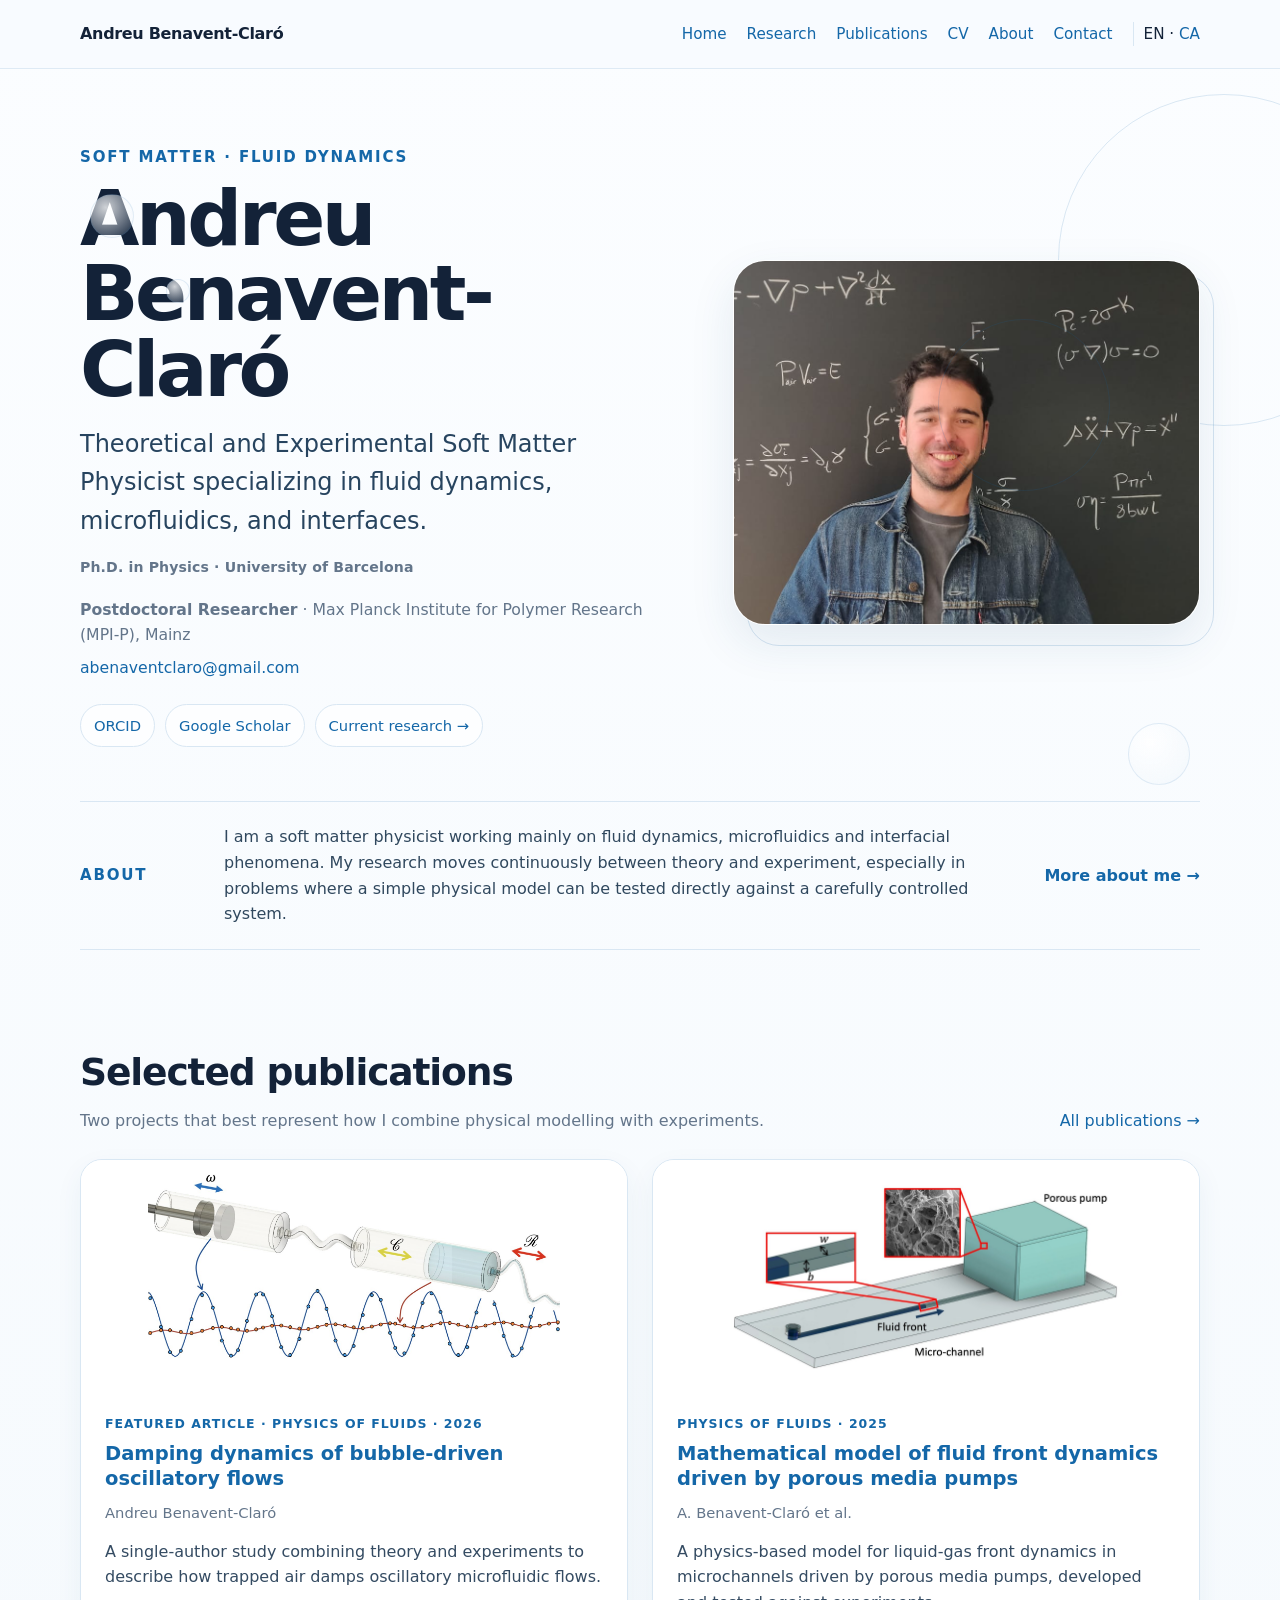
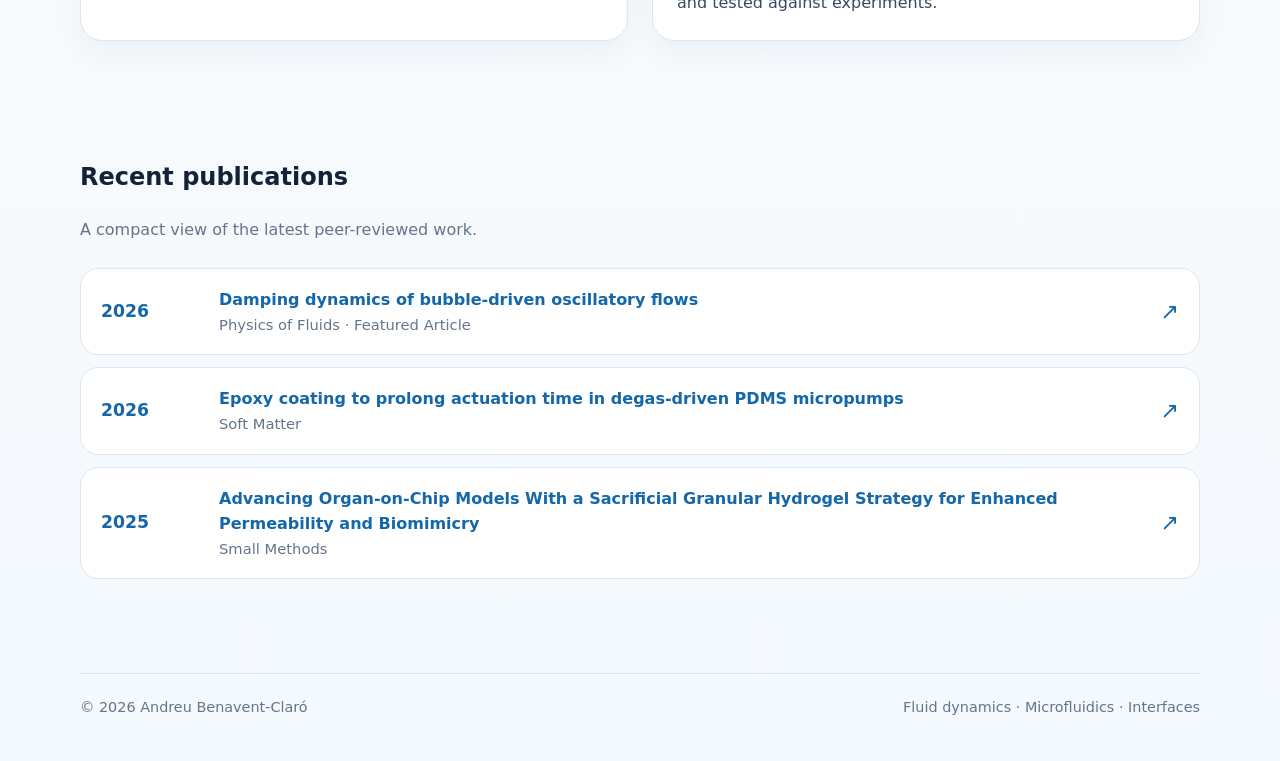
<file: index.html>
<!doctype html><html lang="en"><head><meta charset="utf-8"><meta name="viewport" content="width=device-width,initial-scale=1"><title>Andreu Benavent-Claró | Soft Matter Physicist</title><meta name="description" content="Academic website of Andreu Benavent-Claró, theoretical and experimental soft matter physicist specializing in fluid dynamics, microfluidics, and interfaces."><link rel="stylesheet" href="assets/styles.css"></head><body>
<header class="site-header"><div class="container nav"><a class="brand" href="index.html">Andreu Benavent-Claró</a><nav class="nav-links"><a href="index.html">Home</a><a href="research.html">Research</a><a href="publications.html">Publications</a><a href="cv.html">CV</a><a href="about.html">About</a><a href="contact.html">Contact</a><span class="lang">EN · <a href="ca/index.html">CA</a></span></nav></div></header>
<main><section class="hero"><span class="bubble b1"></span><span class="bubble b2"></span><span class="bubble b3"></span><div class="container hero-grid"><div><div class="eyebrow">Soft matter · Fluid dynamics</div><h1>Andreu<br>Benavent-Claró</h1><p class="subtitle">Theoretical and Experimental Soft Matter Physicist specializing in fluid dynamics, microfluidics, and interfaces.</p><div class="credential">Ph.D. in Physics · University of Barcelona</div><div class="meta"><div><strong>Postdoctoral Researcher</strong> · Max Planck Institute for Polymer Research (MPI-P), Mainz</div><div><a href="mailto:abenaventclaro@gmail.com">abenaventclaro@gmail.com</a></div></div><div class="quick-links"><a class="pill" href="https://orcid.org/0000-0001-7423-3358">ORCID</a><a class="pill" href="https://scholar.google.com/citations?hl=ca&user=sJVIBqoAAAAJ">Google Scholar</a><a class="pill" href="research.html">Current research →</a></div></div><div class="portrait-wrap"><img class="portrait" src="assets/andreu.jpg" alt="Andreu Benavent-Claró in front of a blackboard"></div></div></section>
<section class="home-about"><div class="container about-brief"><div class="eyebrow">About</div><p>I am a soft matter physicist working mainly on fluid dynamics, microfluidics and interfacial phenomena. My research moves continuously between theory and experiment, especially in problems where a simple physical model can be tested directly against a carefully controlled system.</p><a href="about.html">More about me →</a></div></section>
<section class="section"><div class="container"><div class="section-head"><div><h2>Selected publications</h2><p class="section-intro">Two projects that best represent how I combine physical modelling with experiments.</p></div><a href="publications.html">All publications →</a></div><div class="feature-grid">
<article class="card"><div class="paper-visual"><img class="paper-image" src="assets/publications/damping-oscillatory.jpg" alt="Schematic of bubble-driven oscillatory flow and measured damping"></div><div class="card-body"><div class="paper-tag">Featured article · Physics of Fluids · 2026</div><h3 class="paper-title"><a href="https://doi.org/10.1063/5.0326405">Damping dynamics of bubble-driven oscillatory flows</a></h3><div class="paper-meta">Andreu Benavent-Claró</div><p class="paper-desc">A single-author study combining theory and experiments to describe how trapped air damps oscillatory microfluidic flows.</p></div></article>
<article class="card"><div class="paper-visual"><img class="paper-image" src="assets/publications/porous-media-pumps.jpg" alt="Microfluidic channel driven by a porous media pump"></div><div class="card-body"><div class="paper-tag">Physics of Fluids · 2025</div><h3 class="paper-title"><a href="https://doi.org/10.1063/5.0252721">Mathematical model of fluid front dynamics driven by porous media pumps</a></h3><div class="paper-meta">A. Benavent-Claró et al.</div><p class="paper-desc">A physics-based model for liquid-gas front dynamics in microchannels driven by porous media pumps, developed and tested against experiments.</p></div></article>
</div></div></section>
<section class="section-tight"><div class="container"><div class="section-head"><div><h2>Recent publications</h2><p class="section-intro">A compact view of the latest peer-reviewed work.</p></div></div><div class="recent-list">
<a class="recent-item" href="https://doi.org/10.1063/5.0326405"><div class="year">2026</div><div><strong>Damping dynamics of bubble-driven oscillatory flows</strong><div class="journal">Physics of Fluids · Featured Article</div></div><div class="arrow">↗</div></a>
<a class="recent-item" href="https://doi.org/10.1039/D5SM00964B"><div class="year">2026</div><div><strong>Epoxy coating to prolong actuation time in degas-driven PDMS micropumps</strong><div class="journal">Soft Matter</div></div><div class="arrow">↗</div></a>
<a class="recent-item" href="https://doi.org/10.1002/smtd.202500652"><div class="year">2025</div><div><strong>Advancing Organ-on-Chip Models With a Sacrificial Granular Hydrogel Strategy for Enhanced Permeability and Biomimicry</strong><div class="journal">Small Methods</div></div><div class="arrow">↗</div></a>
</div></div></section></main>
<footer class="footer"><div class="container footer-inner"><span>© 2026 Andreu Benavent-Claró</span><span>Fluid dynamics · Microfluidics · Interfaces</span></div></footer></body></html>
</file>
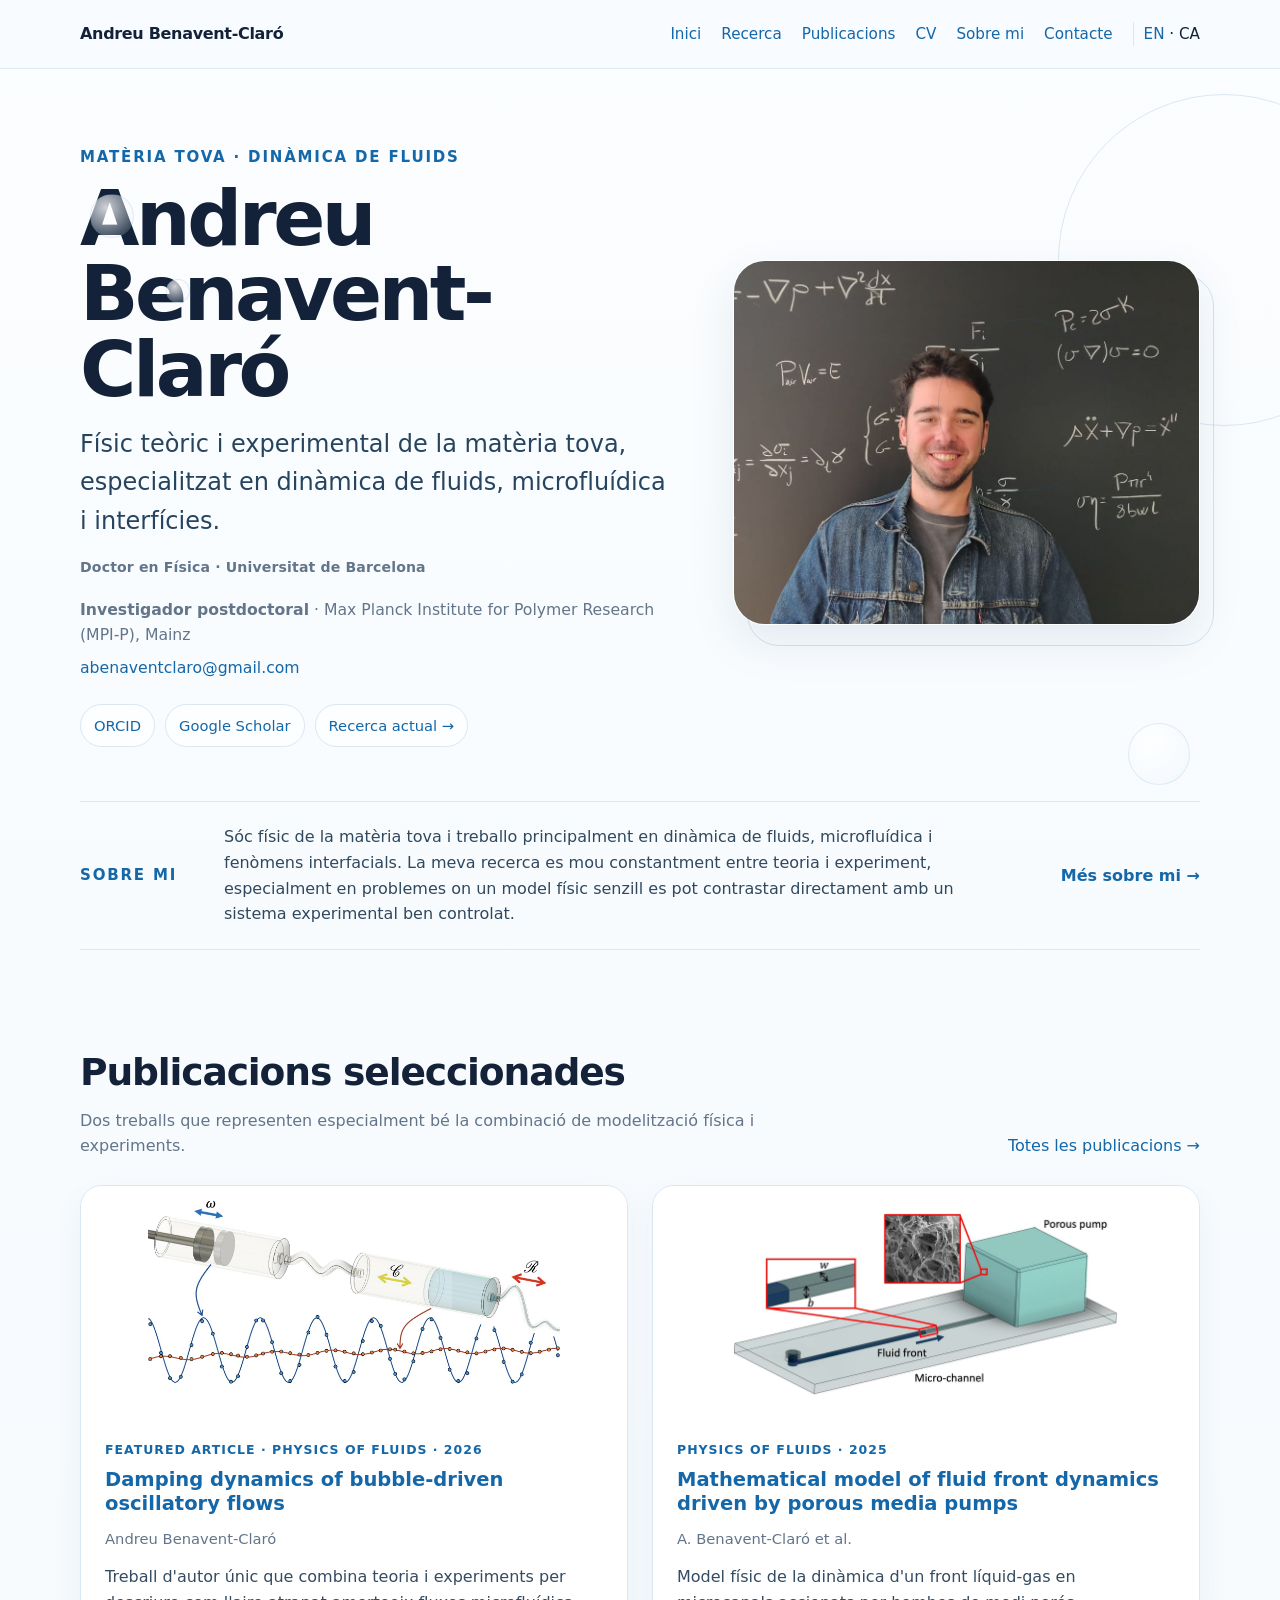
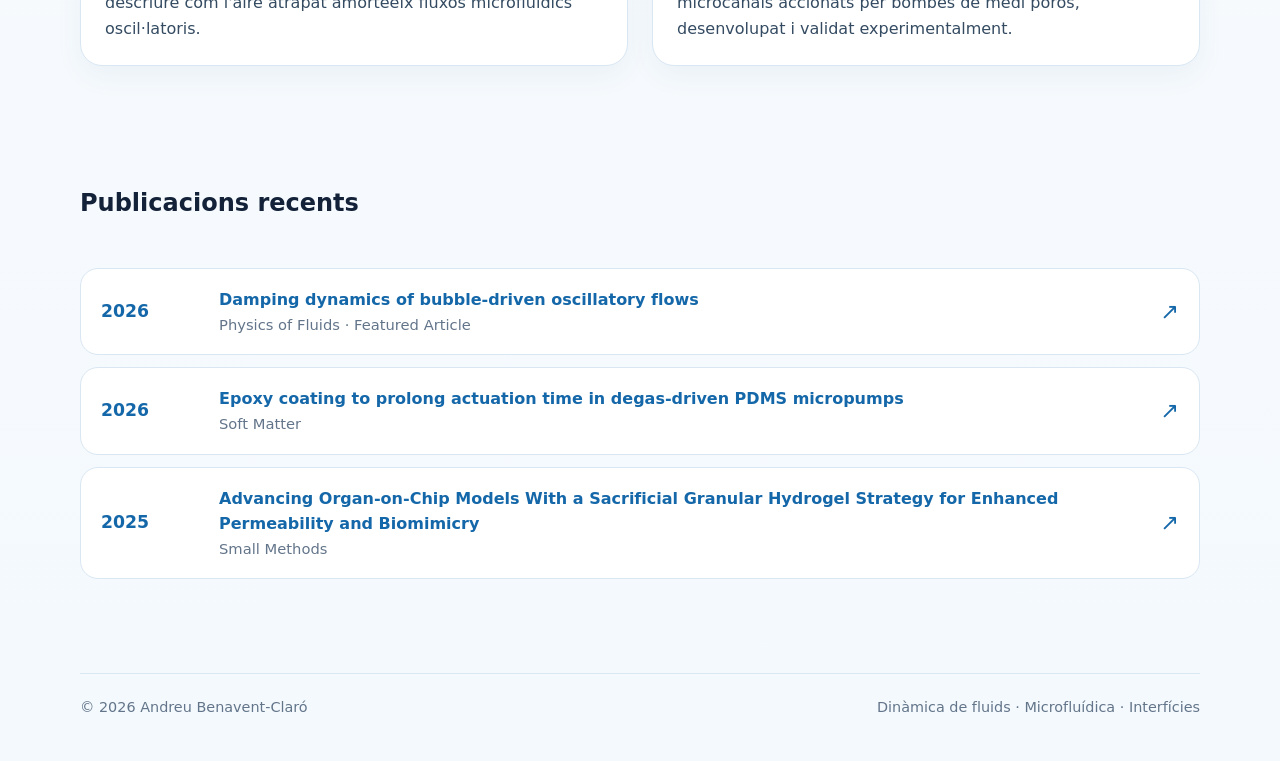
<file: ca/index.html>
<!doctype html><html lang="ca"><head><meta charset="utf-8"><meta name="viewport" content="width=device-width,initial-scale=1"><title>Andreu Benavent-Claró | Físic de la matèria tova</title><link rel="stylesheet" href="../assets/styles.css"></head><body>
<header class="site-header"><div class="container nav"><a class="brand" href="index.html">Andreu Benavent-Claró</a><nav class="nav-links"><a href="index.html">Inici</a><a href="research.html">Recerca</a><a href="publications.html">Publicacions</a><a href="cv.html">CV</a><a href="about.html">Sobre mi</a><a href="contact.html">Contacte</a><span class="lang"><a href="../index.html">EN</a> · CA</span></nav></div></header>
<main><section class="hero"><span class="bubble b1"></span><span class="bubble b2"></span><span class="bubble b3"></span><div class="container hero-grid"><div><div class="eyebrow">Matèria tova · Dinàmica de fluids</div><h1>Andreu<br>Benavent-Claró</h1><p class="subtitle">Físic teòric i experimental de la matèria tova, especialitzat en dinàmica de fluids, microfluídica i interfícies.</p><div class="credential">Doctor en Física · Universitat de Barcelona</div><div class="meta"><div><strong>Investigador postdoctoral</strong> · Max Planck Institute for Polymer Research (MPI-P), Mainz</div><div><a href="mailto:abenaventclaro@gmail.com">abenaventclaro@gmail.com</a></div></div><div class="quick-links"><a class="pill" href="https://orcid.org/0000-0001-7423-3358">ORCID</a><a class="pill" href="https://scholar.google.com/citations?hl=ca&user=sJVIBqoAAAAJ">Google Scholar</a><a class="pill" href="research.html">Recerca actual →</a></div></div><div class="portrait-wrap"><img class="portrait" src="../assets/andreu.jpg" alt="Andreu Benavent-Claró davant d'una pissarra"></div></div></section>
<section class="home-about"><div class="container about-brief"><div class="eyebrow">Sobre mi</div><p>Sóc físic de la matèria tova i treballo principalment en dinàmica de fluids, microfluídica i fenòmens interfacials. La meva recerca es mou constantment entre teoria i experiment, especialment en problemes on un model físic senzill es pot contrastar directament amb un sistema experimental ben controlat.</p><a href="about.html">Més sobre mi →</a></div></section>
<section class="section"><div class="container"><div class="section-head"><div><h2>Publicacions seleccionades</h2><p class="section-intro">Dos treballs que representen especialment bé la combinació de modelització física i experiments.</p></div><a href="publications.html">Totes les publicacions →</a></div><div class="feature-grid"><article class="card"><div class="paper-visual"><img class="paper-image" src="../assets/publications/damping-oscillatory.jpg" alt="Esquema del flux oscil·latori impulsat per una bombolla i el seu amortiment"></div><div class="card-body"><div class="paper-tag">Featured Article · Physics of Fluids · 2026</div><h3 class="paper-title"><a href="https://doi.org/10.1063/5.0326405">Damping dynamics of bubble-driven oscillatory flows</a></h3><div class="paper-meta">Andreu Benavent-Claró</div><p class="paper-desc">Treball d'autor únic que combina teoria i experiments per descriure com l'aire atrapat amorteeix fluxos microfluídics oscil·latoris.</p></div></article><article class="card"><div class="paper-visual"><img class="paper-image" src="../assets/publications/porous-media-pumps.jpg" alt="Microcanal accionat per una bomba de medi porós"></div><div class="card-body"><div class="paper-tag">Physics of Fluids · 2025</div><h3 class="paper-title"><a href="https://doi.org/10.1063/5.0252721">Mathematical model of fluid front dynamics driven by porous media pumps</a></h3><div class="paper-meta">A. Benavent-Claró et al.</div><p class="paper-desc">Model físic de la dinàmica d'un front líquid-gas en microcanals accionats per bombes de medi porós, desenvolupat i validat experimentalment.</p></div></article></div></div></section>
<section class="section-tight"><div class="container"><div class="section-head"><div><h2>Publicacions recents</h2></div></div><div class="recent-list"><a class="recent-item" href="https://doi.org/10.1063/5.0326405"><div class="year">2026</div><div><strong>Damping dynamics of bubble-driven oscillatory flows</strong><div class="journal">Physics of Fluids · Featured Article</div></div><div class="arrow">↗</div></a><a class="recent-item" href="https://doi.org/10.1039/D5SM00964B"><div class="year">2026</div><div><strong>Epoxy coating to prolong actuation time in degas-driven PDMS micropumps</strong><div class="journal">Soft Matter</div></div><div class="arrow">↗</div></a><a class="recent-item" href="https://doi.org/10.1002/smtd.202500652"><div class="year">2025</div><div><strong>Advancing Organ-on-Chip Models With a Sacrificial Granular Hydrogel Strategy for Enhanced Permeability and Biomimicry</strong><div class="journal">Small Methods</div></div><div class="arrow">↗</div></a></div></div></section></main><footer class="footer"><div class="container footer-inner"><span>© 2026 Andreu Benavent-Claró</span><span>Dinàmica de fluids · Microfluídica · Interfícies</span></div></footer></body></html>
</file>
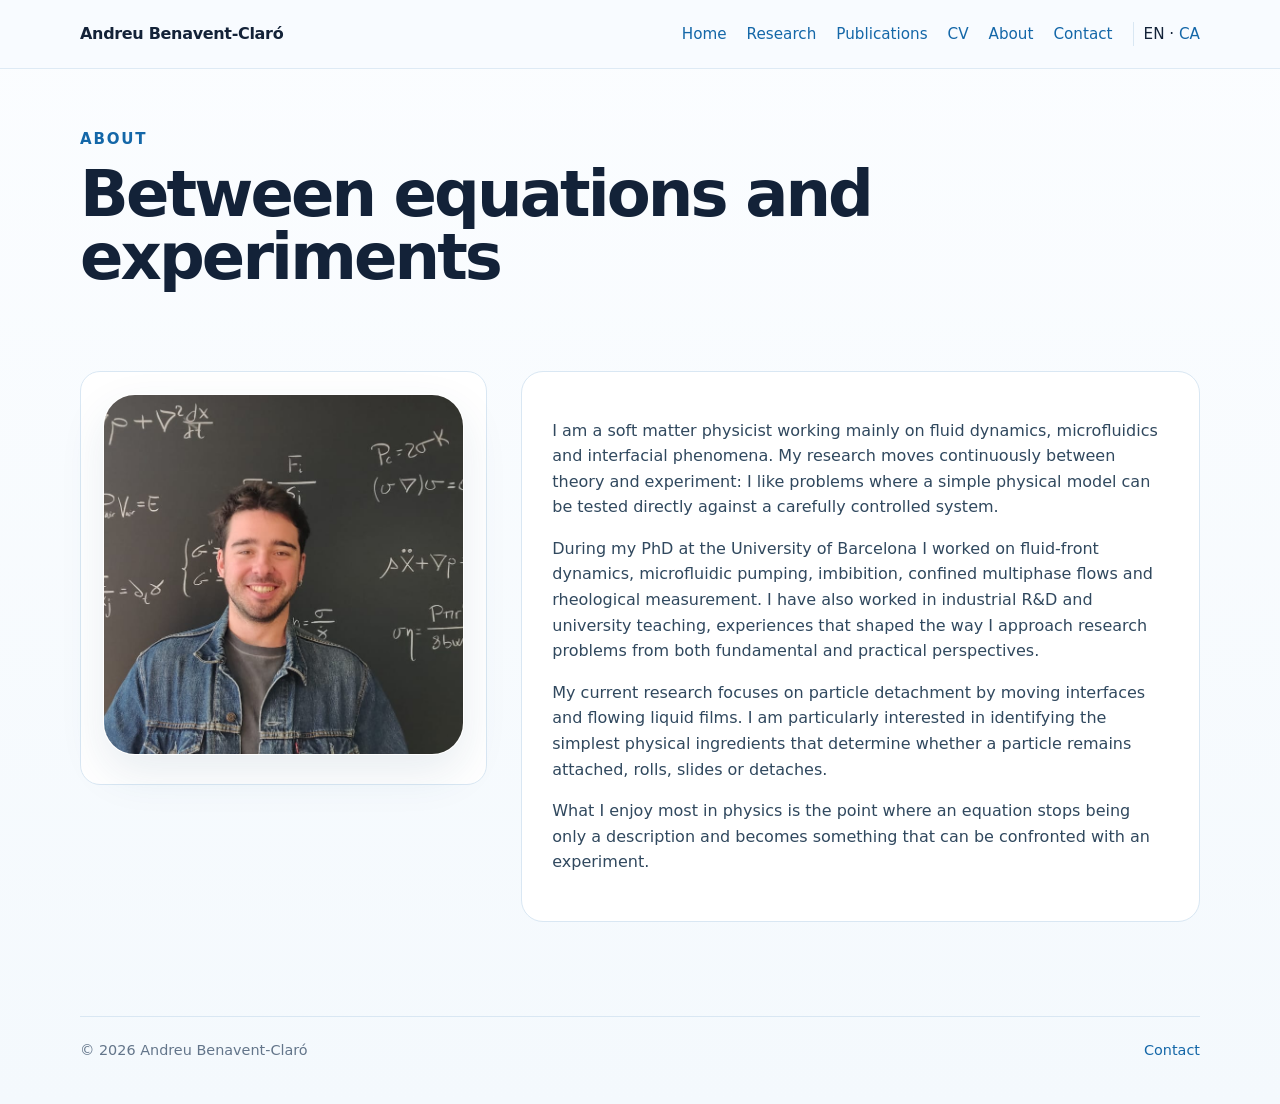
<file: about.html>
<!doctype html><html lang="en"><head><meta charset="utf-8"><meta name="viewport" content="width=device-width,initial-scale=1"><title>About | Andreu Benavent-Claró</title><link rel="stylesheet" href="assets/styles.css"></head><body>
<header class="site-header"><div class="container nav"><a class="brand" href="index.html">Andreu Benavent-Claró</a><nav class="nav-links"><a href="index.html">Home</a><a href="research.html">Research</a><a href="publications.html">Publications</a><a href="cv.html">CV</a><a href="about.html">About</a><a href="contact.html">Contact</a><span class="lang">EN · <a href="ca/about.html">CA</a></span></nav></div></header>
<main><section class="page-hero"><div class="container"><div class="eyebrow">About</div><h1>Between equations and experiments</h1></div></section><section class="section-tight"><div class="container content-grid"><aside class="side-card"><img class="portrait" style="aspect-ratio:1/1" src="assets/andreu.jpg" alt="Andreu Benavent-Claró"></aside><div class="prose"><p>I am a soft matter physicist working mainly on fluid dynamics, microfluidics and interfacial phenomena. My research moves continuously between theory and experiment: I like problems where a simple physical model can be tested directly against a carefully controlled system.</p><p>During my PhD at the University of Barcelona I worked on fluid-front dynamics, microfluidic pumping, imbibition, confined multiphase flows and rheological measurement. I have also worked in industrial R&D and university teaching, experiences that shaped the way I approach research problems from both fundamental and practical perspectives.</p><p>My current research focuses on particle detachment by moving interfaces and flowing liquid films. I am particularly interested in identifying the simplest physical ingredients that determine whether a particle remains attached, rolls, slides or detaches.</p><p>What I enjoy most in physics is the point where an equation stops being only a description and becomes something that can be confronted with an experiment.</p></div></div></section></main><footer class="footer"><div class="container footer-inner"><span>© 2026 Andreu Benavent-Claró</span><span><a href="contact.html">Contact</a></span></div></footer></body></html>
</file>
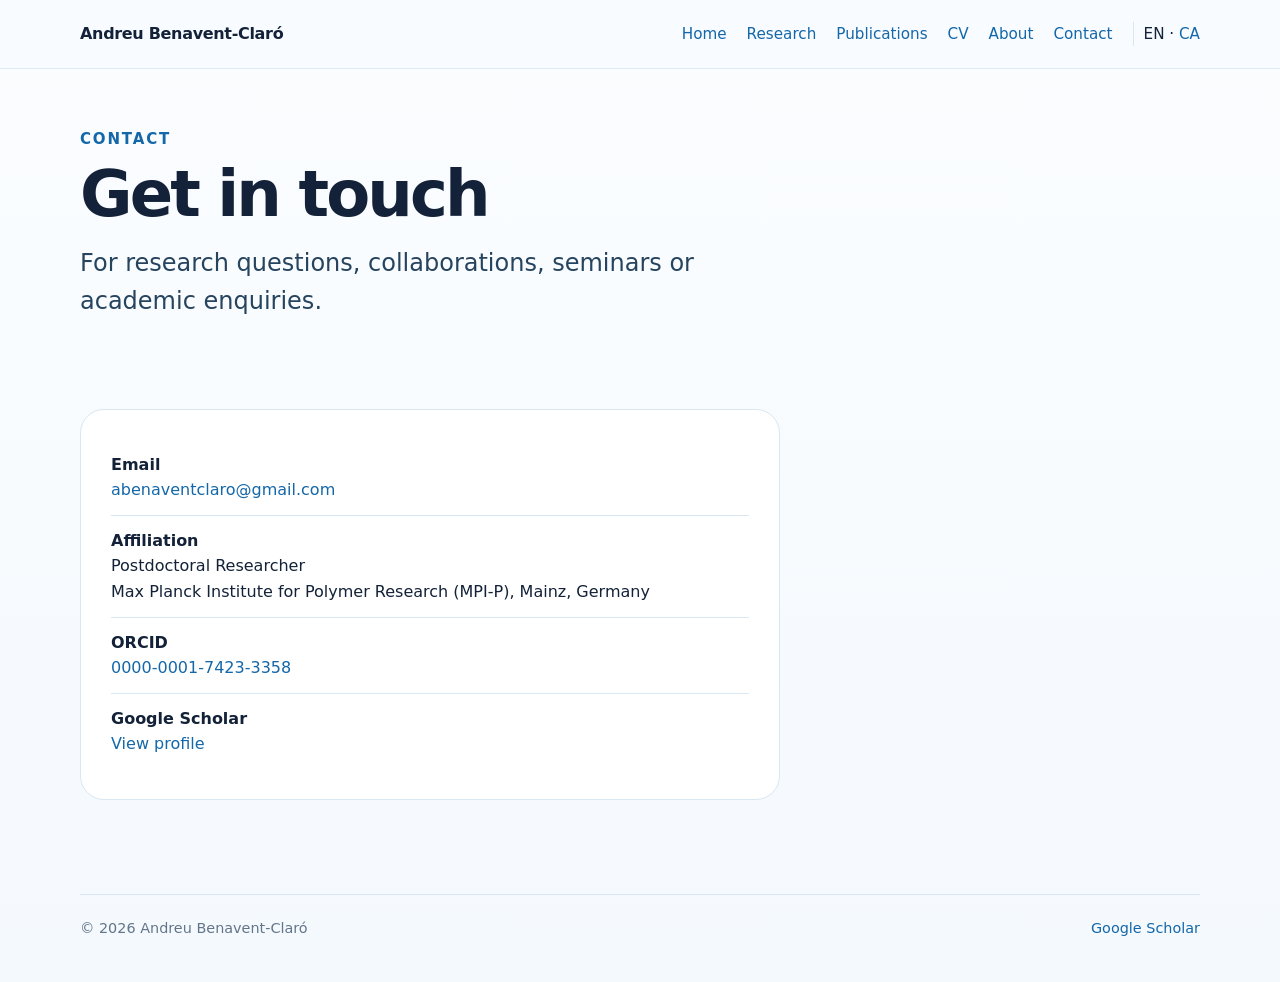
<file: contact.html>
<!doctype html><html lang="en"><head><meta charset="utf-8"><meta name="viewport" content="width=device-width,initial-scale=1"><title>Contact | Andreu Benavent-Claró</title><link rel="stylesheet" href="assets/styles.css"></head><body>
<header class="site-header"><div class="container nav"><a class="brand" href="index.html">Andreu Benavent-Claró</a><nav class="nav-links"><a href="index.html">Home</a><a href="research.html">Research</a><a href="publications.html">Publications</a><a href="cv.html">CV</a><a href="about.html">About</a><a href="contact.html">Contact</a><span class="lang">EN · <a href="ca/contact.html">CA</a></span></nav></div></header>
<main><section class="page-hero"><div class="container"><div class="eyebrow">Contact</div><h1>Get in touch</h1><p class="subtitle">For research questions, collaborations, seminars or academic enquiries.</p></div></section><section class="section-tight"><div class="container"><div class="contact-card"><div class="contact-line"><strong>Email</strong><br><a href="mailto:abenaventclaro@gmail.com">abenaventclaro@gmail.com</a></div><div class="contact-line"><strong>Affiliation</strong><br>Postdoctoral Researcher<br>Max Planck Institute for Polymer Research (MPI-P), Mainz, Germany</div><div class="contact-line"><strong>ORCID</strong><br><a href="https://orcid.org/0000-0001-7423-3358">0000-0001-7423-3358</a></div><div class="contact-line"><strong>Google Scholar</strong><br><a href="https://scholar.google.com/citations?hl=ca&user=sJVIBqoAAAAJ">View profile</a></div></div></div></section></main><footer class="footer"><div class="container footer-inner"><span>© 2026 Andreu Benavent-Claró</span><span><a href="https://scholar.google.com/citations?hl=ca&user=sJVIBqoAAAAJ">Google Scholar</a></span></div></footer></body></html>
</file>
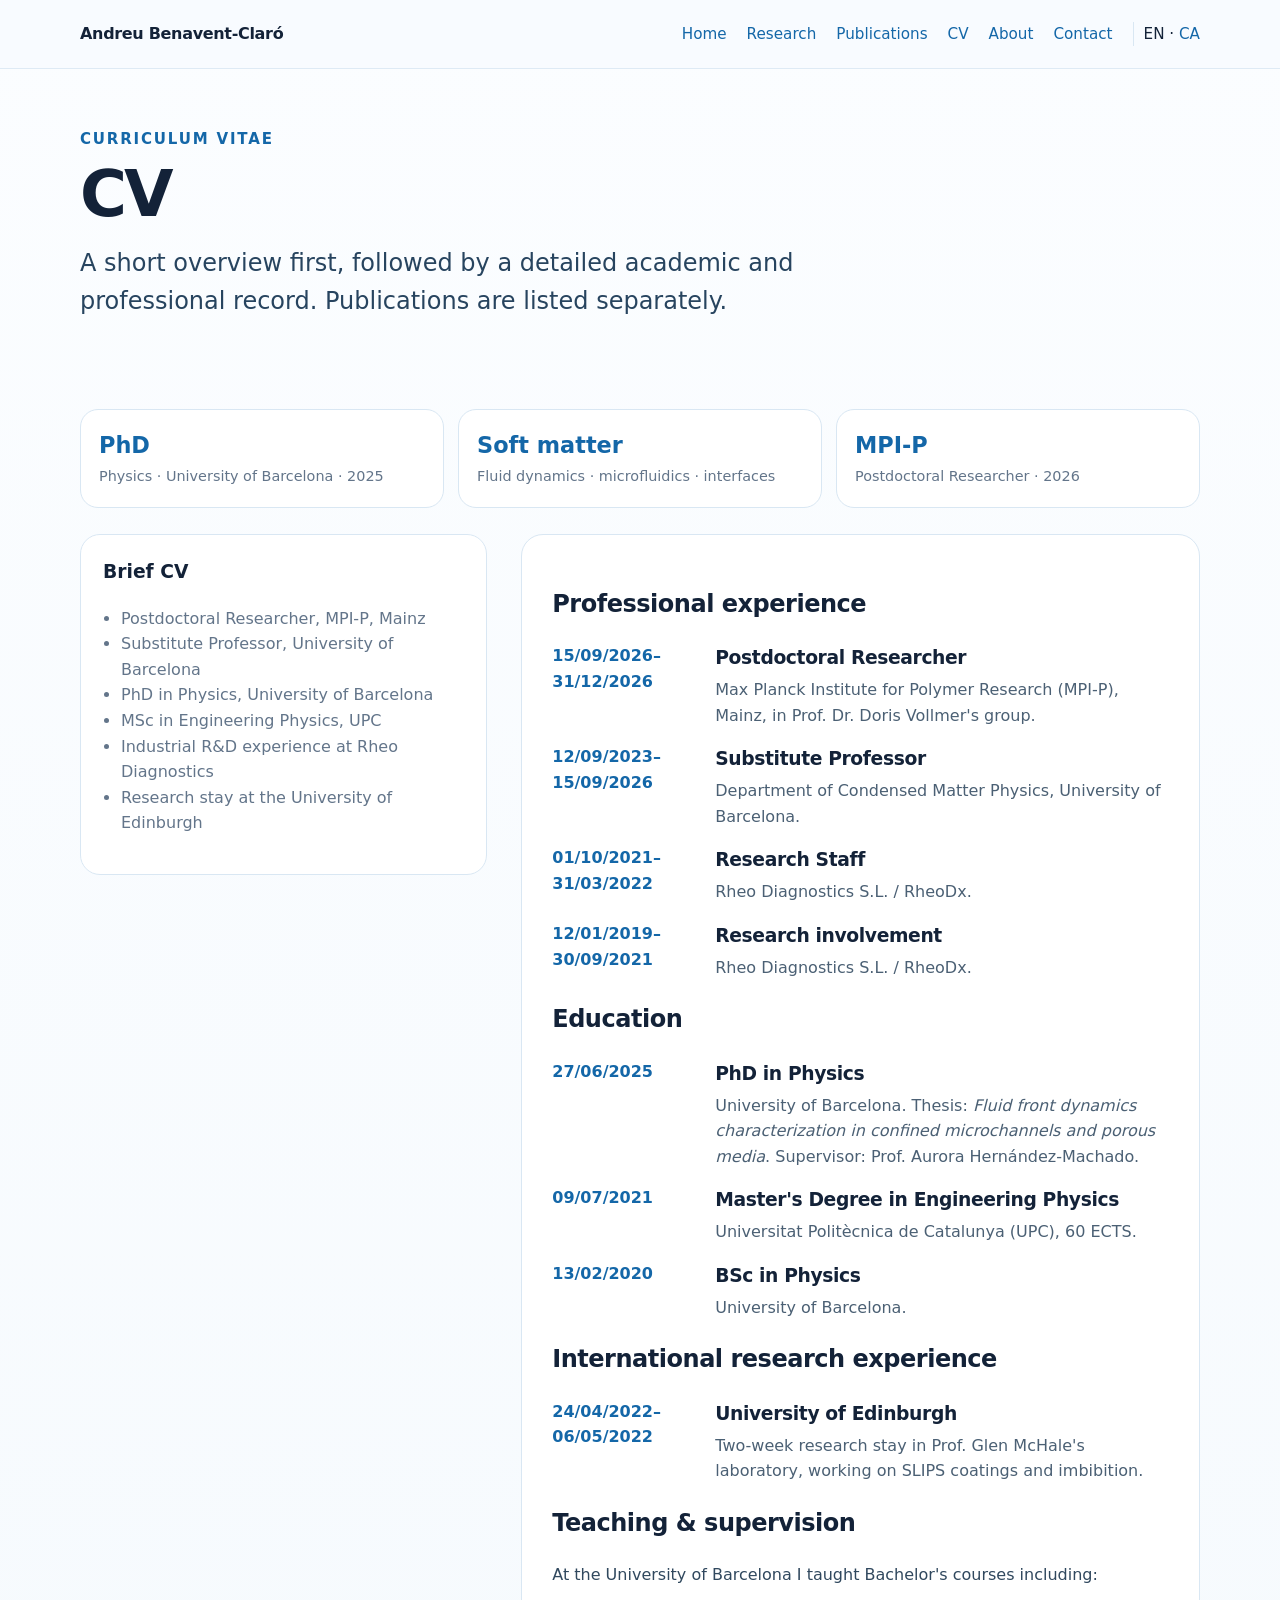
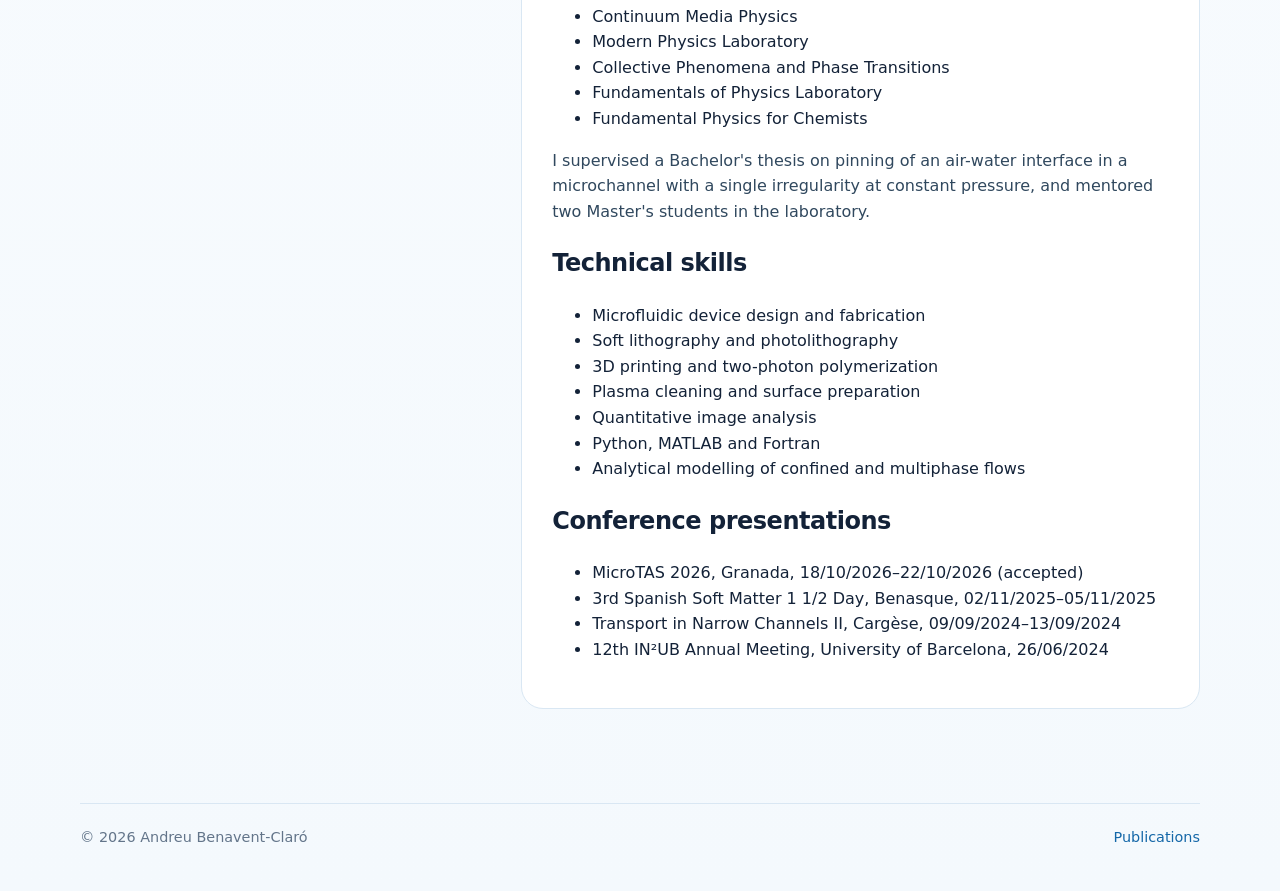
<file: cv.html>
<!doctype html><html lang="en"><head><meta charset="utf-8"><meta name="viewport" content="width=device-width,initial-scale=1"><title>CV | Andreu Benavent-Claró</title><link rel="stylesheet" href="assets/styles.css"></head><body>
<header class="site-header"><div class="container nav"><a class="brand" href="index.html">Andreu Benavent-Claró</a><nav class="nav-links"><a href="index.html">Home</a><a href="research.html">Research</a><a href="publications.html">Publications</a><a href="cv.html">CV</a><a href="about.html">About</a><a href="contact.html">Contact</a><span class="lang">EN · <a href="ca/cv.html">CA</a></span></nav></div></header>
<main><section class="page-hero"><div class="container"><div class="eyebrow">Curriculum vitae</div><h1>CV</h1><p class="subtitle">A short overview first, followed by a detailed academic and professional record. Publications are listed separately.</p></div></section>
<section class="section-tight"><div class="container"><div class="cv-summary"><div class="stat"><strong>PhD</strong><span>Physics · University of Barcelona · 2025</span></div><div class="stat"><strong>Soft matter</strong><span>Fluid dynamics · microfluidics · interfaces</span></div><div class="stat"><strong>MPI-P</strong><span>Postdoctoral Researcher · 2026</span></div></div>
<div class="content-grid"><aside class="side-card"><h3>Brief CV</h3><ul><li>Postdoctoral Researcher, MPI-P, Mainz</li><li>Substitute Professor, University of Barcelona</li><li>PhD in Physics, University of Barcelona</li><li>MSc in Engineering Physics, UPC</li><li>Industrial R&D experience at Rheo Diagnostics</li><li>Research stay at the University of Edinburgh</li></ul></aside><div class="prose"><h2>Professional experience</h2><div class="timeline"><div class="timeline-item"><div class="date">15/09/2026–31/12/2026</div><div><h3>Postdoctoral Researcher</h3><p>Max Planck Institute for Polymer Research (MPI-P), Mainz, in Prof. Dr. Doris Vollmer's group.</p></div></div><div class="timeline-item"><div class="date">12/09/2023–15/09/2026</div><div><h3>Substitute Professor</h3><p>Department of Condensed Matter Physics, University of Barcelona.</p></div></div><div class="timeline-item"><div class="date">01/10/2021–31/03/2022</div><div><h3>Research Staff</h3><p>Rheo Diagnostics S.L. / RheoDx.</p></div></div><div class="timeline-item"><div class="date">12/01/2019–30/09/2021</div><div><h3>Research involvement</h3><p>Rheo Diagnostics S.L. / RheoDx.</p></div></div></div>
<h2>Education</h2><div class="timeline"><div class="timeline-item"><div class="date">27/06/2025</div><div><h3>PhD in Physics</h3><p>University of Barcelona. Thesis: <em>Fluid front dynamics characterization in confined microchannels and porous media</em>. Supervisor: Prof. Aurora Hernández-Machado.</p></div></div><div class="timeline-item"><div class="date">09/07/2021</div><div><h3>Master's Degree in Engineering Physics</h3><p>Universitat Politècnica de Catalunya (UPC), 60 ECTS.</p></div></div><div class="timeline-item"><div class="date">13/02/2020</div><div><h3>BSc in Physics</h3><p>University of Barcelona.</p></div></div></div>
<h2>International research experience</h2><div class="timeline"><div class="timeline-item"><div class="date">24/04/2022–06/05/2022</div><div><h3>University of Edinburgh</h3><p>Two-week research stay in Prof. Glen McHale's laboratory, working on SLIPS coatings and imbibition.</p></div></div></div>
<h2>Teaching & supervision</h2><p>At the University of Barcelona I taught Bachelor's courses including:</p><ul><li>Continuum Media Physics</li><li>Modern Physics Laboratory</li><li>Collective Phenomena and Phase Transitions</li><li>Fundamentals of Physics Laboratory</li><li>Fundamental Physics for Chemists</li></ul><p>I supervised a Bachelor's thesis on pinning of an air-water interface in a microchannel with a single irregularity at constant pressure, and mentored two Master's students in the laboratory.</p>
<h2>Technical skills</h2><ul><li>Microfluidic device design and fabrication</li><li>Soft lithography and photolithography</li><li>3D printing and two-photon polymerization</li><li>Plasma cleaning and surface preparation</li><li>Quantitative image analysis</li><li>Python, MATLAB and Fortran</li><li>Analytical modelling of confined and multiphase flows</li></ul>
<h2>Conference presentations</h2><ul><li>MicroTAS 2026, Granada, 18/10/2026–22/10/2026 (accepted)</li><li>3rd Spanish Soft Matter 1 1/2 Day, Benasque, 02/11/2025–05/11/2025</li><li>Transport in Narrow Channels II, Cargèse, 09/09/2024–13/09/2024</li><li>12th IN²UB Annual Meeting, University of Barcelona, 26/06/2024</li></ul></div></div></div></section></main>
<footer class="footer"><div class="container footer-inner"><span>© 2026 Andreu Benavent-Claró</span><span><a href="publications.html">Publications</a></span></div></footer></body></html>
</file>
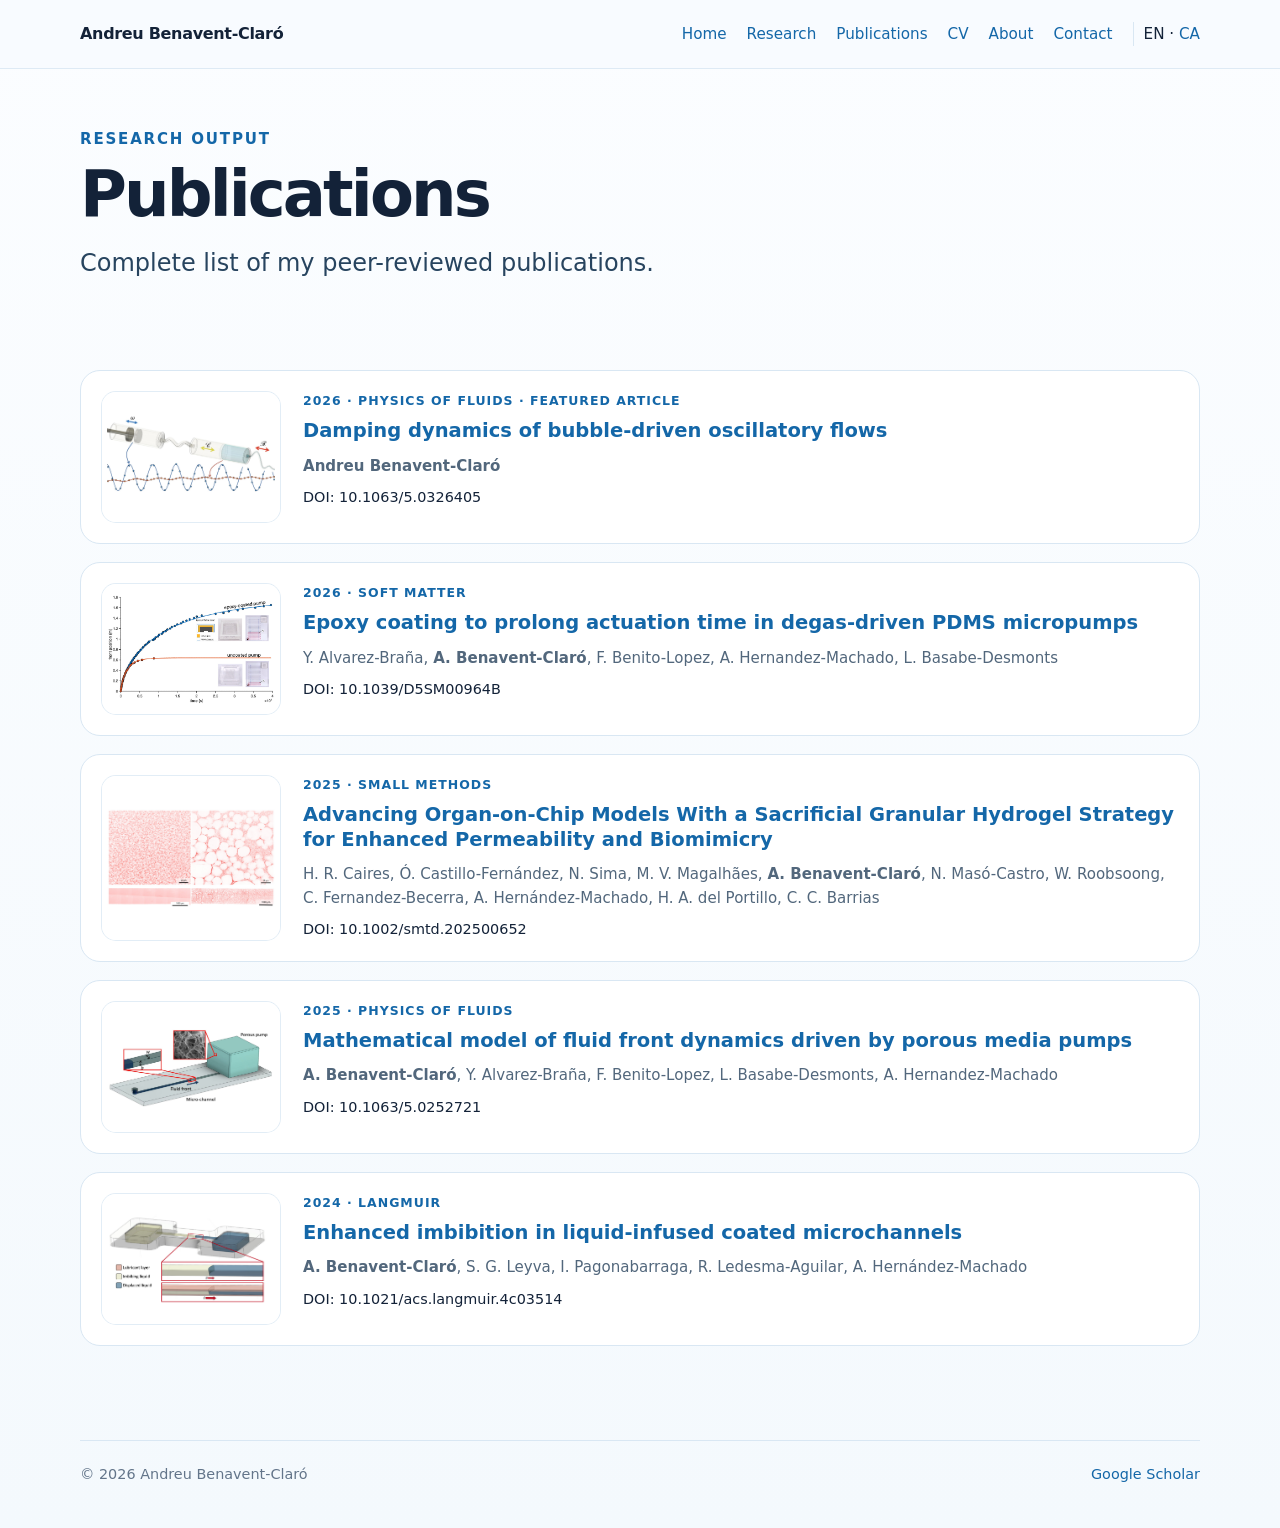
<file: publications.html>
<!doctype html><html lang="en"><head><meta charset="utf-8"><meta name="viewport" content="width=device-width,initial-scale=1"><title>Publications | Andreu Benavent-Claró</title><link rel="stylesheet" href="assets/styles.css"></head><body>
<header class="site-header"><div class="container nav"><a class="brand" href="index.html">Andreu Benavent-Claró</a><nav class="nav-links"><a href="index.html">Home</a><a href="research.html">Research</a><a href="publications.html">Publications</a><a href="cv.html">CV</a><a href="about.html">About</a><a href="contact.html">Contact</a><span class="lang">EN · <a href="ca/publications.html">CA</a></span></nav></div></header>
<main><section class="page-hero"><div class="container"><div class="eyebrow">Research output</div><h1>Publications</h1><p class="subtitle">Complete list of my peer-reviewed publications.</p></div></section>
<section class="section-tight"><div class="container pub-list">
<article class="pub-row"><div class="thumb"><img src="assets/publications/damping-oscillatory.jpg" alt="Schematic of bubble-driven oscillatory flow and measured damping"></div><div><div class="paper-tag">2026 · Physics of Fluids · Featured Article</div><h2 class="paper-title"><a href="https://doi.org/10.1063/5.0326405">Damping dynamics of bubble-driven oscillatory flows</a></h2><div class="authors"><strong>Andreu Benavent-Claró</strong></div><div class="doi">DOI: 10.1063/5.0326405</div></div></article>
<article class="pub-row"><div class="thumb"><img src="assets/publications/epoxy-pump.jpg" alt="Epoxy-coated and uncoated porous media pump comparison"></div><div><div class="paper-tag">2026 · Soft Matter</div><h2 class="paper-title"><a href="https://doi.org/10.1039/D5SM00964B">Epoxy coating to prolong actuation time in degas-driven PDMS micropumps</a></h2><div class="authors">Y. Alvarez-Braña, <strong>A. Benavent-Claró</strong>, F. Benito-Lopez, A. Hernandez-Machado, L. Basabe-Desmonts</div><div class="doi">DOI: 10.1039/D5SM00964B</div></div></article>
<article class="pub-row"><div class="thumb"><img src="assets/publications/small-methods-hydrogel.jpg" alt="Confocal images of sacrificial granular hydrogels"></div><div><div class="paper-tag">2025 · Small Methods</div><h2 class="paper-title"><a href="https://doi.org/10.1002/smtd.202500652">Advancing Organ-on-Chip Models With a Sacrificial Granular Hydrogel Strategy for Enhanced Permeability and Biomimicry</a></h2><div class="authors">H. R. Caires, Ó. Castillo-Fernández, N. Sima, M. V. Magalhães, <strong>A. Benavent-Claró</strong>, N. Masó-Castro, W. Roobsoong, C. Fernandez-Becerra, A. Hernández-Machado, H. A. del Portillo, C. C. Barrias</div><div class="doi">DOI: 10.1002/smtd.202500652</div></div></article>
<article class="pub-row"><div class="thumb"><img src="assets/publications/porous-media-pumps.jpg" alt="Microfluidic channel driven by a porous media pump"></div><div><div class="paper-tag">2025 · Physics of Fluids</div><h2 class="paper-title"><a href="https://doi.org/10.1063/5.0252721">Mathematical model of fluid front dynamics driven by porous media pumps</a></h2><div class="authors"><strong>A. Benavent-Claró</strong>, Y. Alvarez-Braña, F. Benito-Lopez, L. Basabe-Desmonts, A. Hernandez-Machado</div><div class="doi">DOI: 10.1063/5.0252721</div></div></article>
<article class="pub-row"><div class="thumb"><img src="assets/publications/langmuir-imbibition.jpg" alt="Schematic of imbibition in a liquid-infused coated microchannel"></div><div><div class="paper-tag">2024 · Langmuir</div><h2 class="paper-title"><a href="https://doi.org/10.1021/acs.langmuir.4c03514">Enhanced imbibition in liquid-infused coated microchannels</a></h2><div class="authors"><strong>A. Benavent-Claró</strong>, S. G. Leyva, I. Pagonabarraga, R. Ledesma-Aguilar, A. Hernández-Machado</div><div class="doi">DOI: 10.1021/acs.langmuir.4c03514</div></div></article>
</div></section></main><footer class="footer"><div class="container footer-inner"><span>© 2026 Andreu Benavent-Claró</span><span><a href="https://scholar.google.com/citations?hl=ca&user=sJVIBqoAAAAJ">Google Scholar</a></span></div></footer></body></html>
</file>
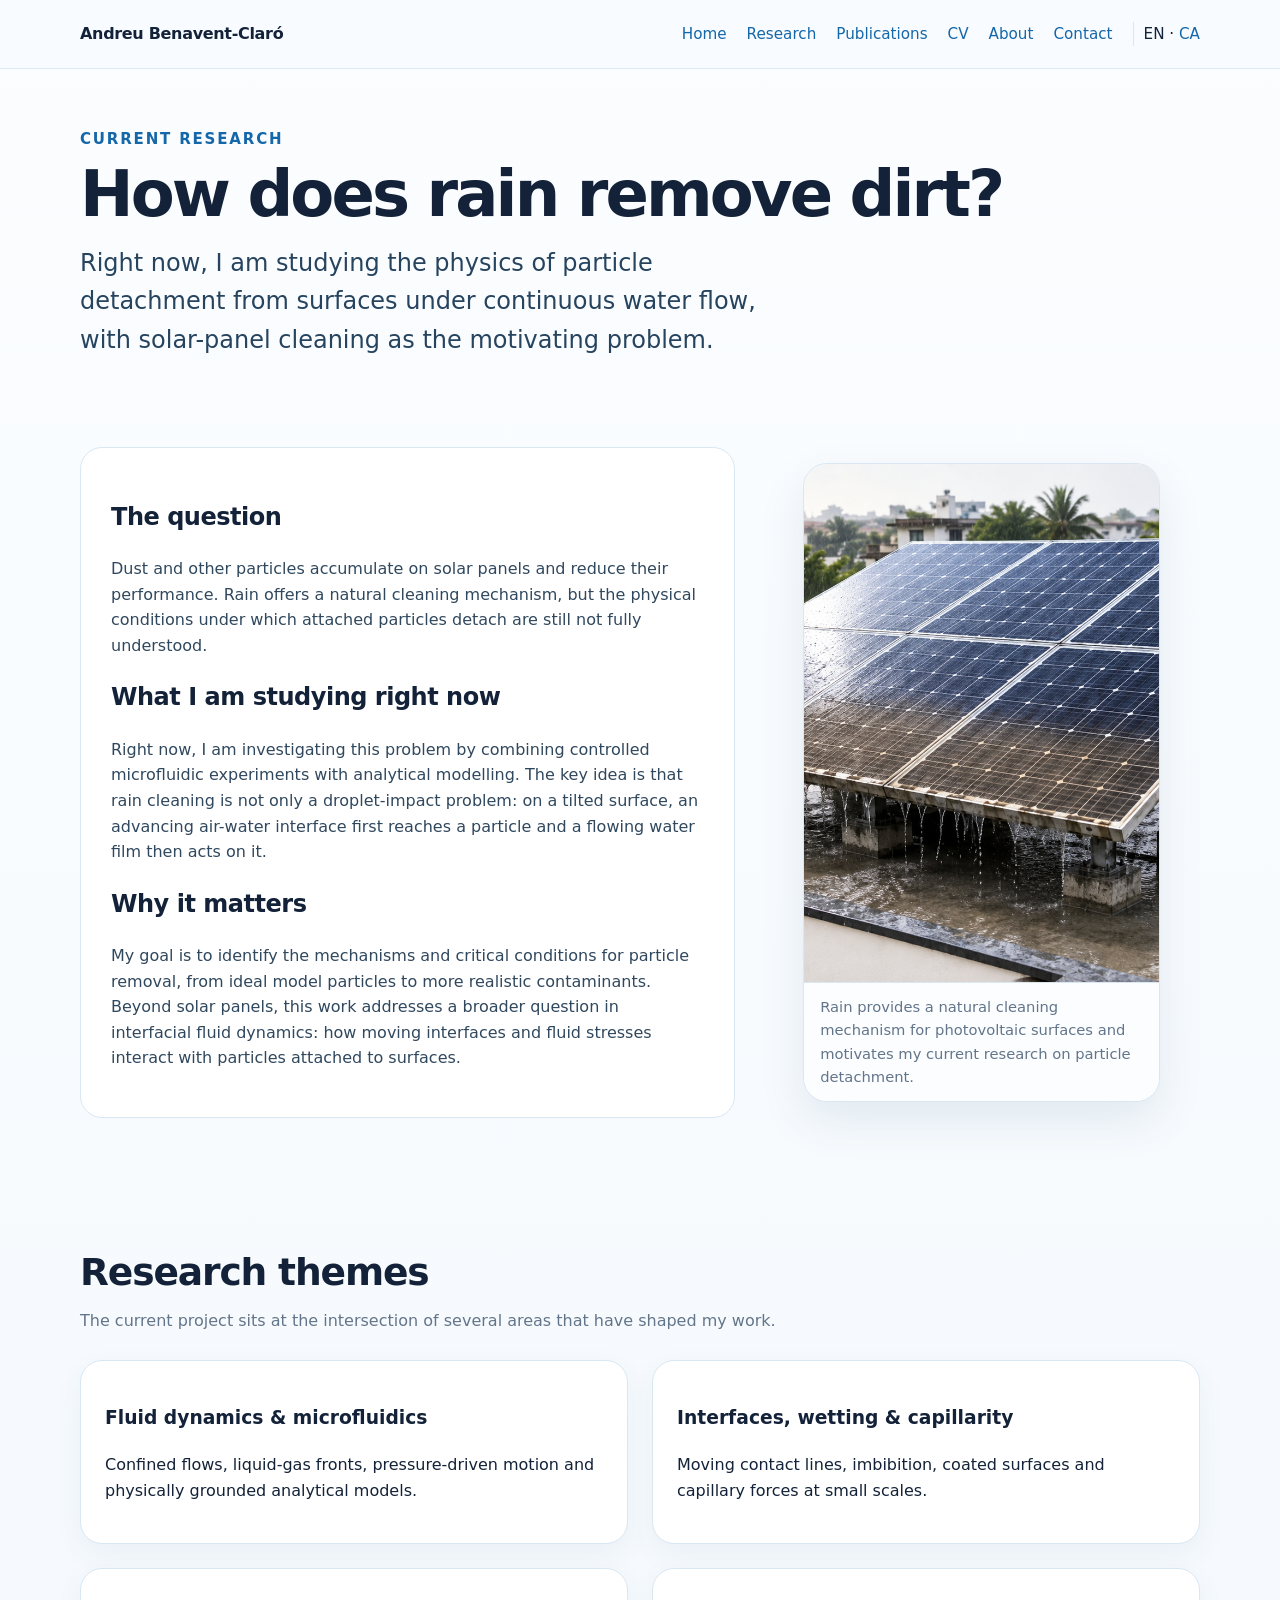
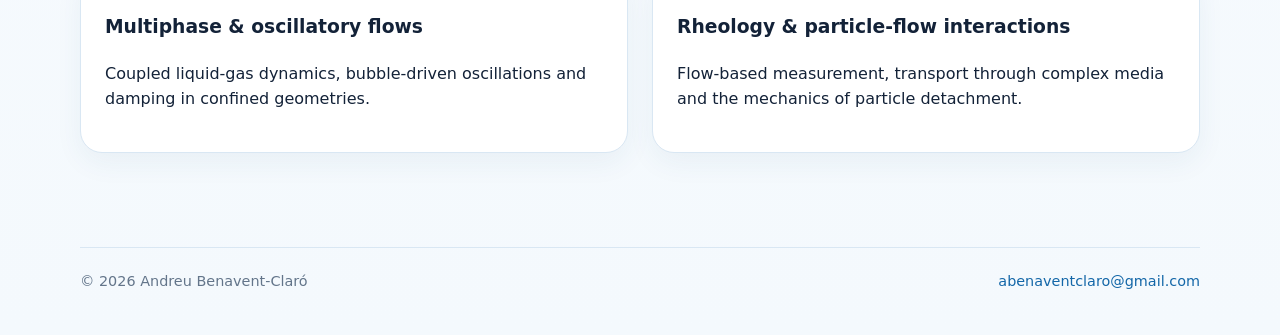
<file: research.html>
<!doctype html><html lang="en"><head><meta charset="utf-8"><meta name="viewport" content="width=device-width,initial-scale=1"><title>Research | Andreu Benavent-Claró</title><link rel="stylesheet" href="assets/styles.css"></head><body>
<header class="site-header"><div class="container nav"><a class="brand" href="index.html">Andreu Benavent-Claró</a><nav class="nav-links"><a href="index.html">Home</a><a href="research.html">Research</a><a href="publications.html">Publications</a><a href="cv.html">CV</a><a href="about.html">About</a><a href="contact.html">Contact</a><span class="lang">EN · <a href="ca/research.html">CA</a></span></nav></div></header>
<main><section class="page-hero"><div class="container"><div class="eyebrow">Current research</div><h1>How does rain remove dirt?</h1><p class="subtitle">Right now, I am studying the physics of particle detachment from surfaces under continuous water flow, with solar-panel cleaning as the motivating problem.</p></div></section>
<section class="section-tight"><div class="container research-hero"><div class="prose"><h2>The question</h2><p>Dust and other particles accumulate on solar panels and reduce their performance. Rain offers a natural cleaning mechanism, but the physical conditions under which attached particles detach are still not fully understood.</p><h2>What I am studying right now</h2><p>Right now, I am investigating this problem by combining controlled microfluidic experiments with analytical modelling. The key idea is that rain cleaning is not only a droplet-impact problem: on a tilted surface, an advancing air-water interface first reaches a particle and a flowing water film then acts on it.</p><h2>Why it matters</h2><p>My goal is to identify the mechanisms and critical conditions for particle removal, from ideal model particles to more realistic contaminants. Beyond solar panels, this work addresses a broader question in interfacial fluid dynamics: how moving interfaces and fluid stresses interact with particles attached to surfaces.</p></div><figure class="research-visual"><img class="research-photo" src="assets/research/rainy-solar-panel.png" alt="Solar panels under rain"><figcaption class="research-caption">Rain provides a natural cleaning mechanism for photovoltaic surfaces and motivates my current research on particle detachment.</figcaption></figure></div></section>
<section class="section"><div class="container"><div class="section-head"><div><h2>Research themes</h2><p class="section-intro">The current project sits at the intersection of several areas that have shaped my work.</p></div></div><div class="feature-grid"><div class="card"><div class="card-body"><h3>Fluid dynamics & microfluidics</h3><p>Confined flows, liquid-gas fronts, pressure-driven motion and physically grounded analytical models.</p></div></div><div class="card"><div class="card-body"><h3>Interfaces, wetting & capillarity</h3><p>Moving contact lines, imbibition, coated surfaces and capillary forces at small scales.</p></div></div><div class="card"><div class="card-body"><h3>Multiphase & oscillatory flows</h3><p>Coupled liquid-gas dynamics, bubble-driven oscillations and damping in confined geometries.</p></div></div><div class="card"><div class="card-body"><h3>Rheology & particle-flow interactions</h3><p>Flow-based measurement, transport through complex media and the mechanics of particle detachment.</p></div></div></div></div></section></main>
<footer class="footer"><div class="container footer-inner"><span>© 2026 Andreu Benavent-Claró</span><span><a href="mailto:abenaventclaro@gmail.com">abenaventclaro@gmail.com</a></span></div></footer></body></html>
</file>
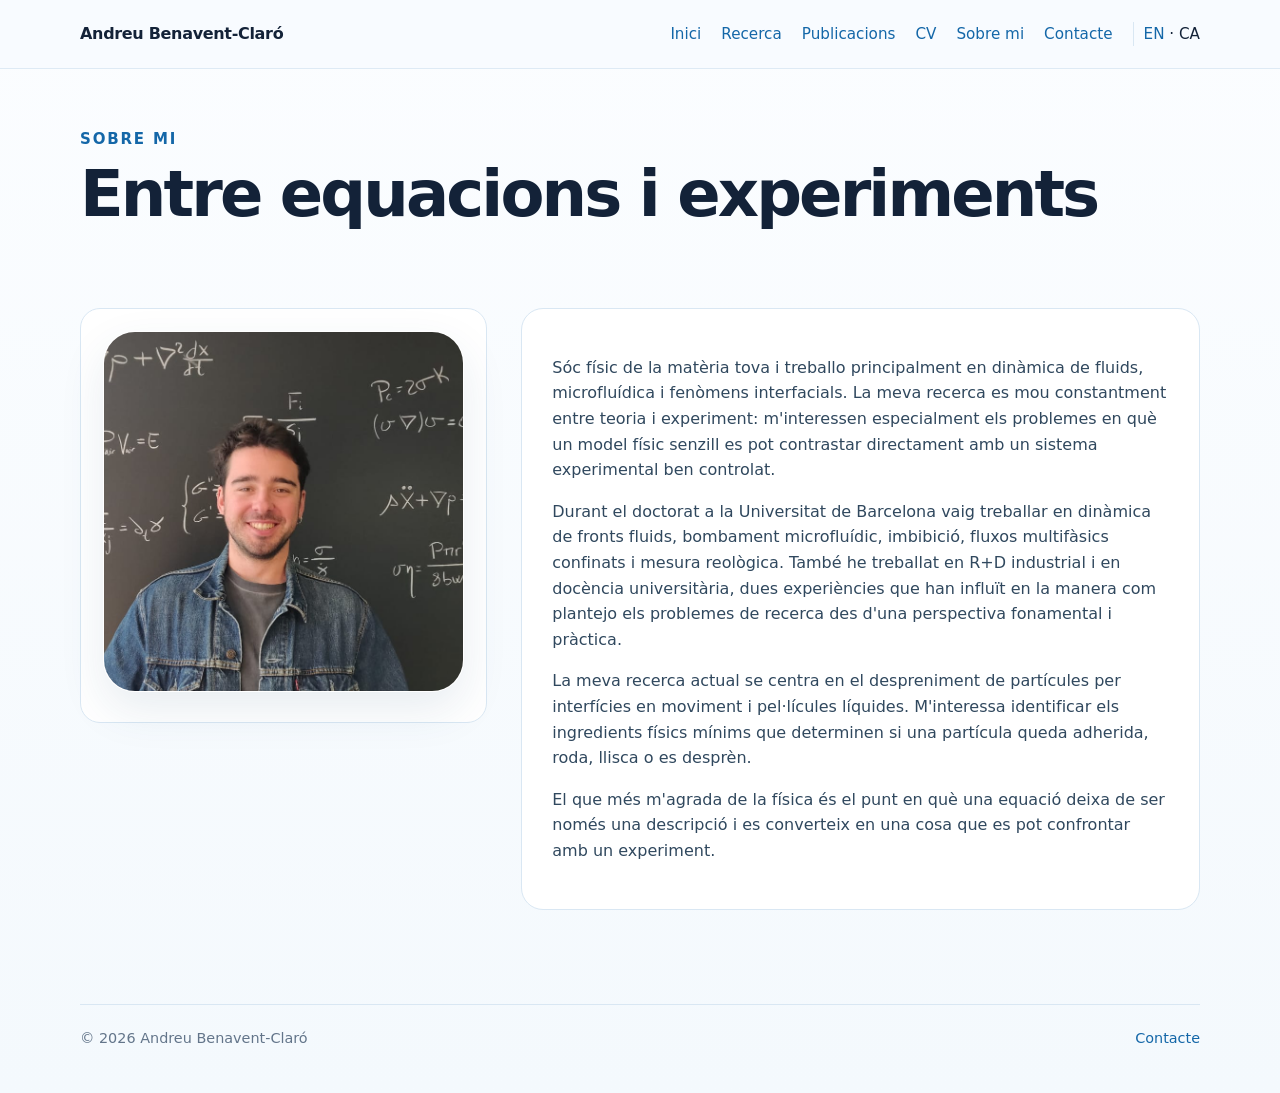
<file: ca/about.html>
<!doctype html><html lang="ca"><head><meta charset="utf-8"><meta name="viewport" content="width=device-width,initial-scale=1"><title>Sobre mi | Andreu Benavent-Claró</title><link rel="stylesheet" href="../assets/styles.css"></head><body>
<header class="site-header"><div class="container nav"><a class="brand" href="index.html">Andreu Benavent-Claró</a><nav class="nav-links"><a href="index.html">Inici</a><a href="research.html">Recerca</a><a href="publications.html">Publicacions</a><a href="cv.html">CV</a><a href="about.html">Sobre mi</a><a href="contact.html">Contacte</a><span class="lang"><a href="../about.html">EN</a> · CA</span></nav></div></header><main><section class="page-hero"><div class="container"><div class="eyebrow">Sobre mi</div><h1>Entre equacions i experiments</h1></div></section><section class="section-tight"><div class="container content-grid"><aside class="side-card"><img class="portrait" style="aspect-ratio:1/1" src="../assets/andreu.jpg" alt="Andreu Benavent-Claró"></aside><div class="prose"><p>Sóc físic de la matèria tova i treballo principalment en dinàmica de fluids, microfluídica i fenòmens interfacials. La meva recerca es mou constantment entre teoria i experiment: m'interessen especialment els problemes en què un model físic senzill es pot contrastar directament amb un sistema experimental ben controlat.</p><p>Durant el doctorat a la Universitat de Barcelona vaig treballar en dinàmica de fronts fluids, bombament microfluídic, imbibició, fluxos multifàsics confinats i mesura reològica. També he treballat en R+D industrial i en docència universitària, dues experiències que han influït en la manera com plantejo els problemes de recerca des d'una perspectiva fonamental i pràctica.</p><p>La meva recerca actual se centra en el despreniment de partícules per interfícies en moviment i pel·lícules líquides. M'interessa identificar els ingredients físics mínims que determinen si una partícula queda adherida, roda, llisca o es desprèn.</p><p>El que més m'agrada de la física és el punt en què una equació deixa de ser només una descripció i es converteix en una cosa que es pot confrontar amb un experiment.</p></div></div></section></main><footer class="footer"><div class="container footer-inner"><span>© 2026 Andreu Benavent-Claró</span><span><a href="contact.html">Contacte</a></span></div></footer></body></html>
</file>
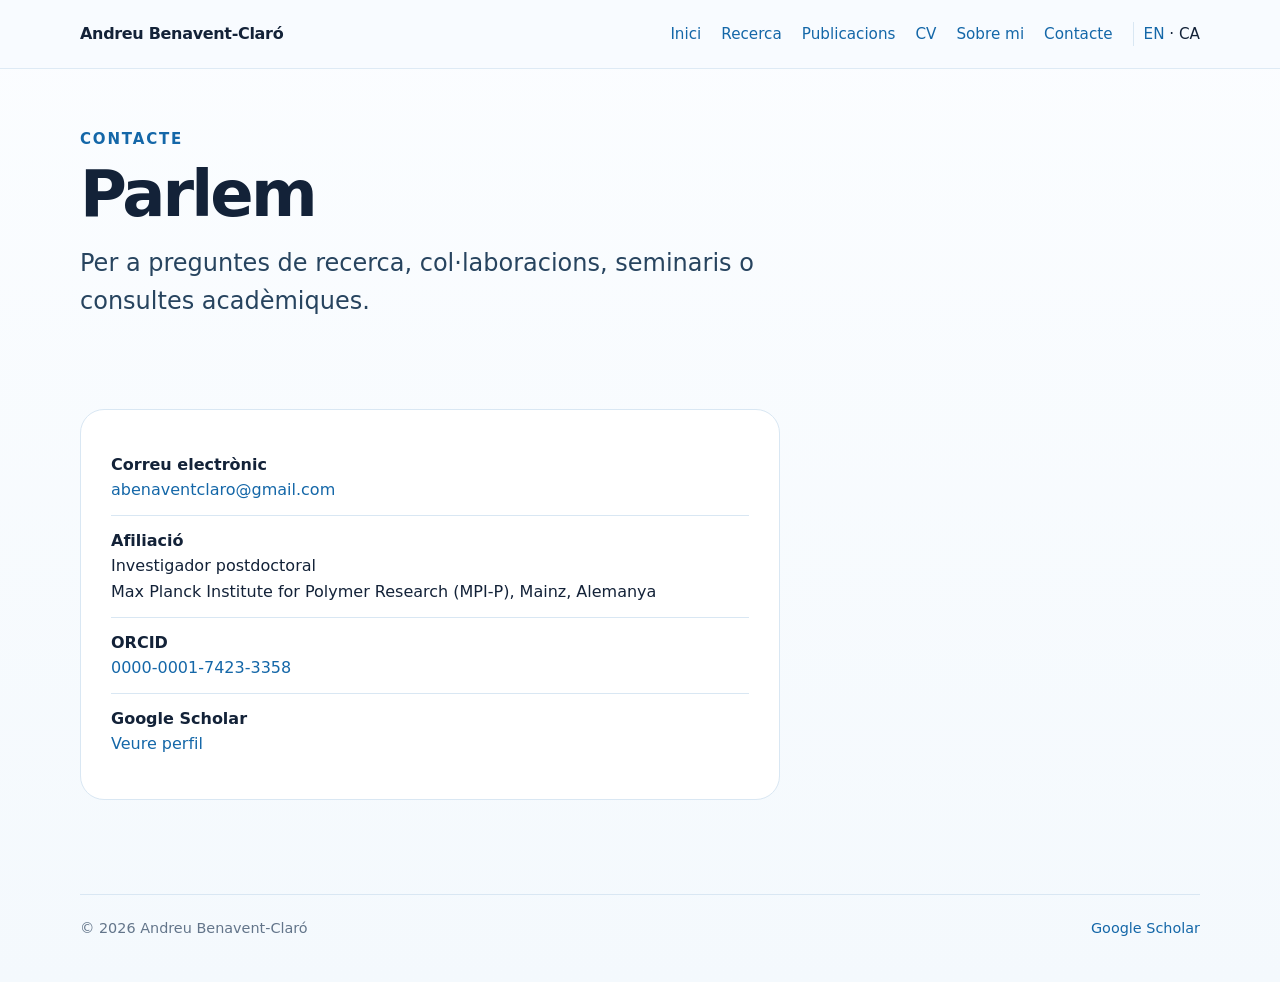
<file: ca/contact.html>
<!doctype html><html lang="ca"><head><meta charset="utf-8"><meta name="viewport" content="width=device-width,initial-scale=1"><title>Contacte | Andreu Benavent-Claró</title><link rel="stylesheet" href="../assets/styles.css"></head><body>
<header class="site-header"><div class="container nav"><a class="brand" href="index.html">Andreu Benavent-Claró</a><nav class="nav-links"><a href="index.html">Inici</a><a href="research.html">Recerca</a><a href="publications.html">Publicacions</a><a href="cv.html">CV</a><a href="about.html">Sobre mi</a><a href="contact.html">Contacte</a><span class="lang"><a href="../contact.html">EN</a> · CA</span></nav></div></header><main><section class="page-hero"><div class="container"><div class="eyebrow">Contacte</div><h1>Parlem</h1><p class="subtitle">Per a preguntes de recerca, col·laboracions, seminaris o consultes acadèmiques.</p></div></section><section class="section-tight"><div class="container"><div class="contact-card"><div class="contact-line"><strong>Correu electrònic</strong><br><a href="mailto:abenaventclaro@gmail.com">abenaventclaro@gmail.com</a></div><div class="contact-line"><strong>Afiliació</strong><br>Investigador postdoctoral<br>Max Planck Institute for Polymer Research (MPI-P), Mainz, Alemanya</div><div class="contact-line"><strong>ORCID</strong><br><a href="https://orcid.org/0000-0001-7423-3358">0000-0001-7423-3358</a></div><div class="contact-line"><strong>Google Scholar</strong><br><a href="https://scholar.google.com/citations?hl=ca&user=sJVIBqoAAAAJ">Veure perfil</a></div></div></div></section></main><footer class="footer"><div class="container footer-inner"><span>© 2026 Andreu Benavent-Claró</span><span><a href="https://scholar.google.com/citations?hl=ca&user=sJVIBqoAAAAJ">Google Scholar</a></span></div></footer></body></html>
</file>
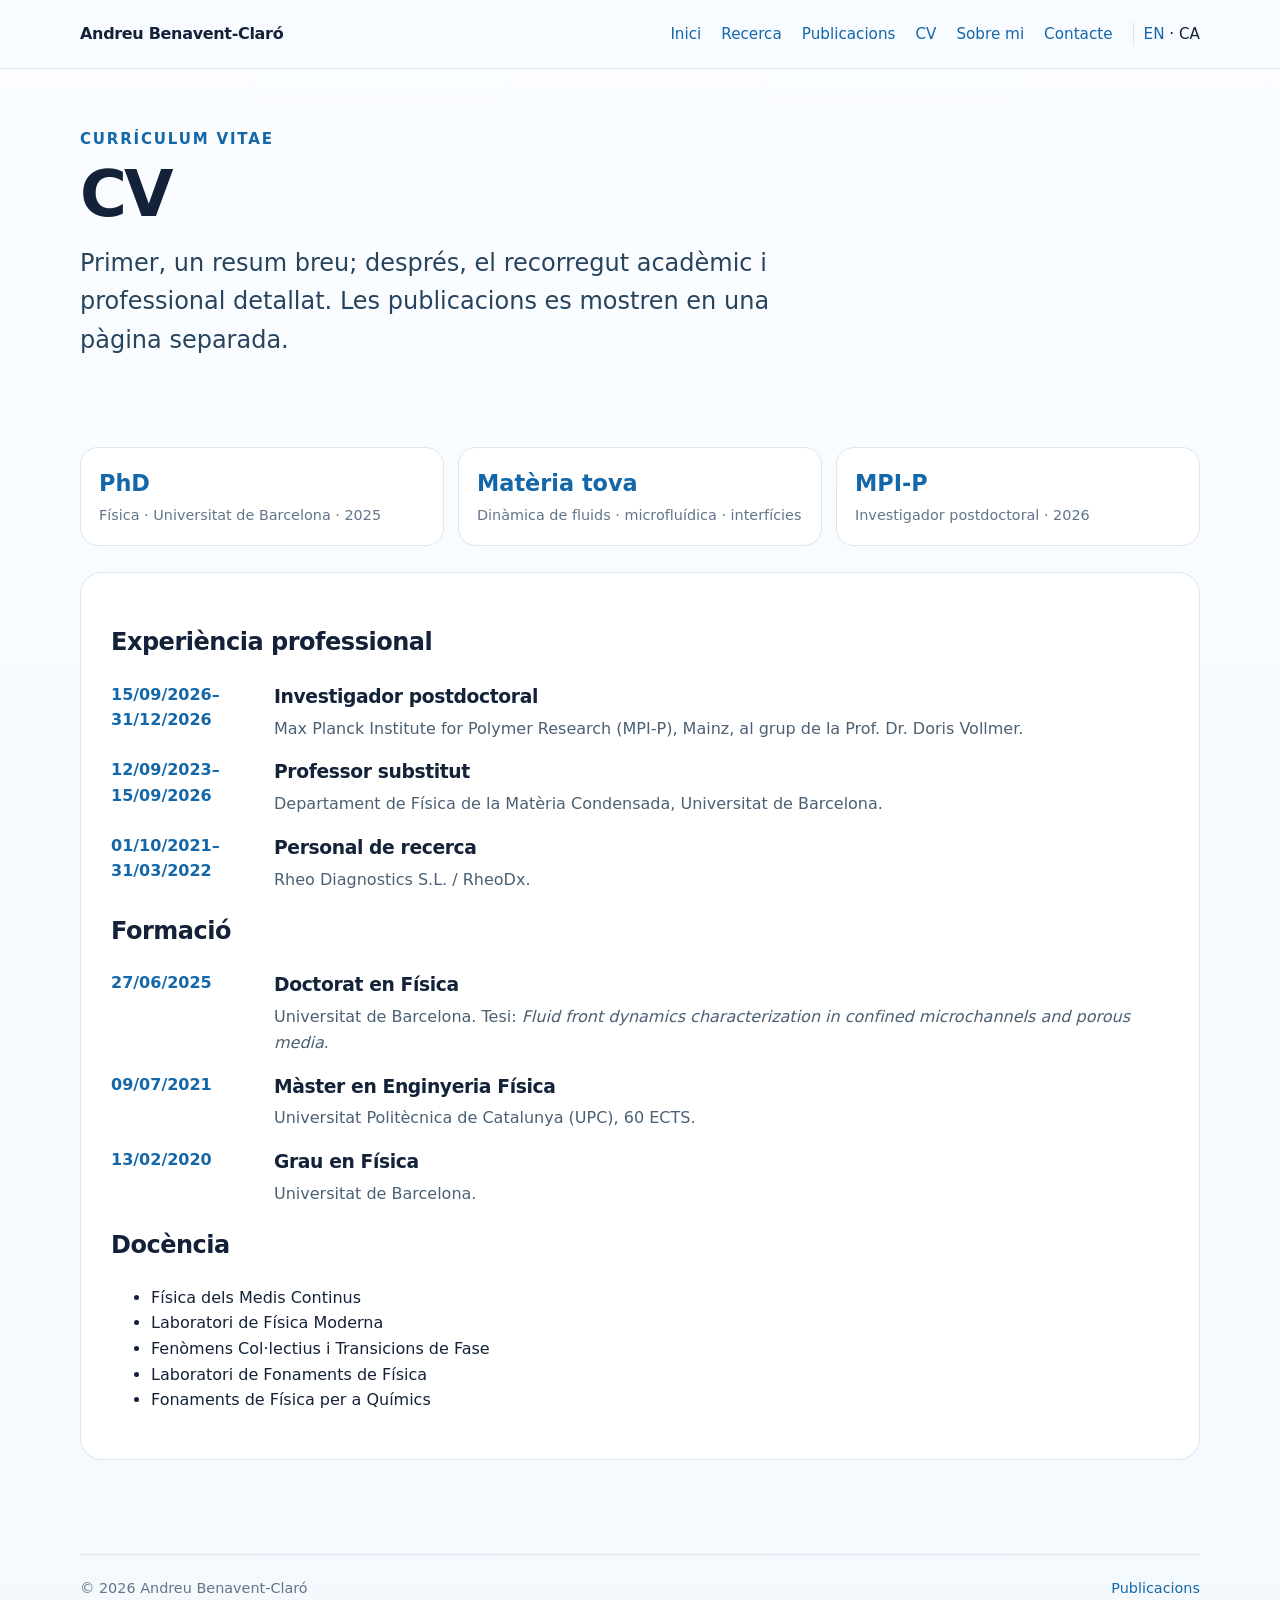
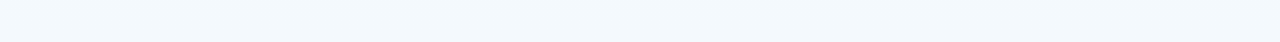
<file: ca/cv.html>
<!doctype html><html lang="ca"><head><meta charset="utf-8"><meta name="viewport" content="width=device-width,initial-scale=1"><title>CV | Andreu Benavent-Claró</title><link rel="stylesheet" href="../assets/styles.css"></head><body>
<header class="site-header"><div class="container nav"><a class="brand" href="index.html">Andreu Benavent-Claró</a><nav class="nav-links"><a href="index.html">Inici</a><a href="research.html">Recerca</a><a href="publications.html">Publicacions</a><a href="cv.html">CV</a><a href="about.html">Sobre mi</a><a href="contact.html">Contacte</a><span class="lang"><a href="../cv.html">EN</a> · CA</span></nav></div></header><main><section class="page-hero"><div class="container"><div class="eyebrow">Currículum vitae</div><h1>CV</h1><p class="subtitle">Primer, un resum breu; després, el recorregut acadèmic i professional detallat. Les publicacions es mostren en una pàgina separada.</p></div></section><section class="section-tight"><div class="container"><div class="cv-summary"><div class="stat"><strong>PhD</strong><span>Física · Universitat de Barcelona · 2025</span></div><div class="stat"><strong>Matèria tova</strong><span>Dinàmica de fluids · microfluídica · interfícies</span></div><div class="stat"><strong>MPI-P</strong><span>Investigador postdoctoral · 2026</span></div></div><div class="prose"><h2>Experiència professional</h2><div class="timeline"><div class="timeline-item"><div class="date">15/09/2026–31/12/2026</div><div><h3>Investigador postdoctoral</h3><p>Max Planck Institute for Polymer Research (MPI-P), Mainz, al grup de la Prof. Dr. Doris Vollmer.</p></div></div><div class="timeline-item"><div class="date">12/09/2023–15/09/2026</div><div><h3>Professor substitut</h3><p>Departament de Física de la Matèria Condensada, Universitat de Barcelona.</p></div></div><div class="timeline-item"><div class="date">01/10/2021–31/03/2022</div><div><h3>Personal de recerca</h3><p>Rheo Diagnostics S.L. / RheoDx.</p></div></div></div><h2>Formació</h2><div class="timeline"><div class="timeline-item"><div class="date">27/06/2025</div><div><h3>Doctorat en Física</h3><p>Universitat de Barcelona. Tesi: <em>Fluid front dynamics characterization in confined microchannels and porous media</em>.</p></div></div><div class="timeline-item"><div class="date">09/07/2021</div><div><h3>Màster en Enginyeria Física</h3><p>Universitat Politècnica de Catalunya (UPC), 60 ECTS.</p></div></div><div class="timeline-item"><div class="date">13/02/2020</div><div><h3>Grau en Física</h3><p>Universitat de Barcelona.</p></div></div></div><h2>Docència</h2><ul><li>Física dels Medis Continus</li><li>Laboratori de Física Moderna</li><li>Fenòmens Col·lectius i Transicions de Fase</li><li>Laboratori de Fonaments de Física</li><li>Fonaments de Física per a Químics</li></ul></div></div></section></main><footer class="footer"><div class="container footer-inner"><span>© 2026 Andreu Benavent-Claró</span><span><a href="publications.html">Publicacions</a></span></div></footer></body></html>
</file>
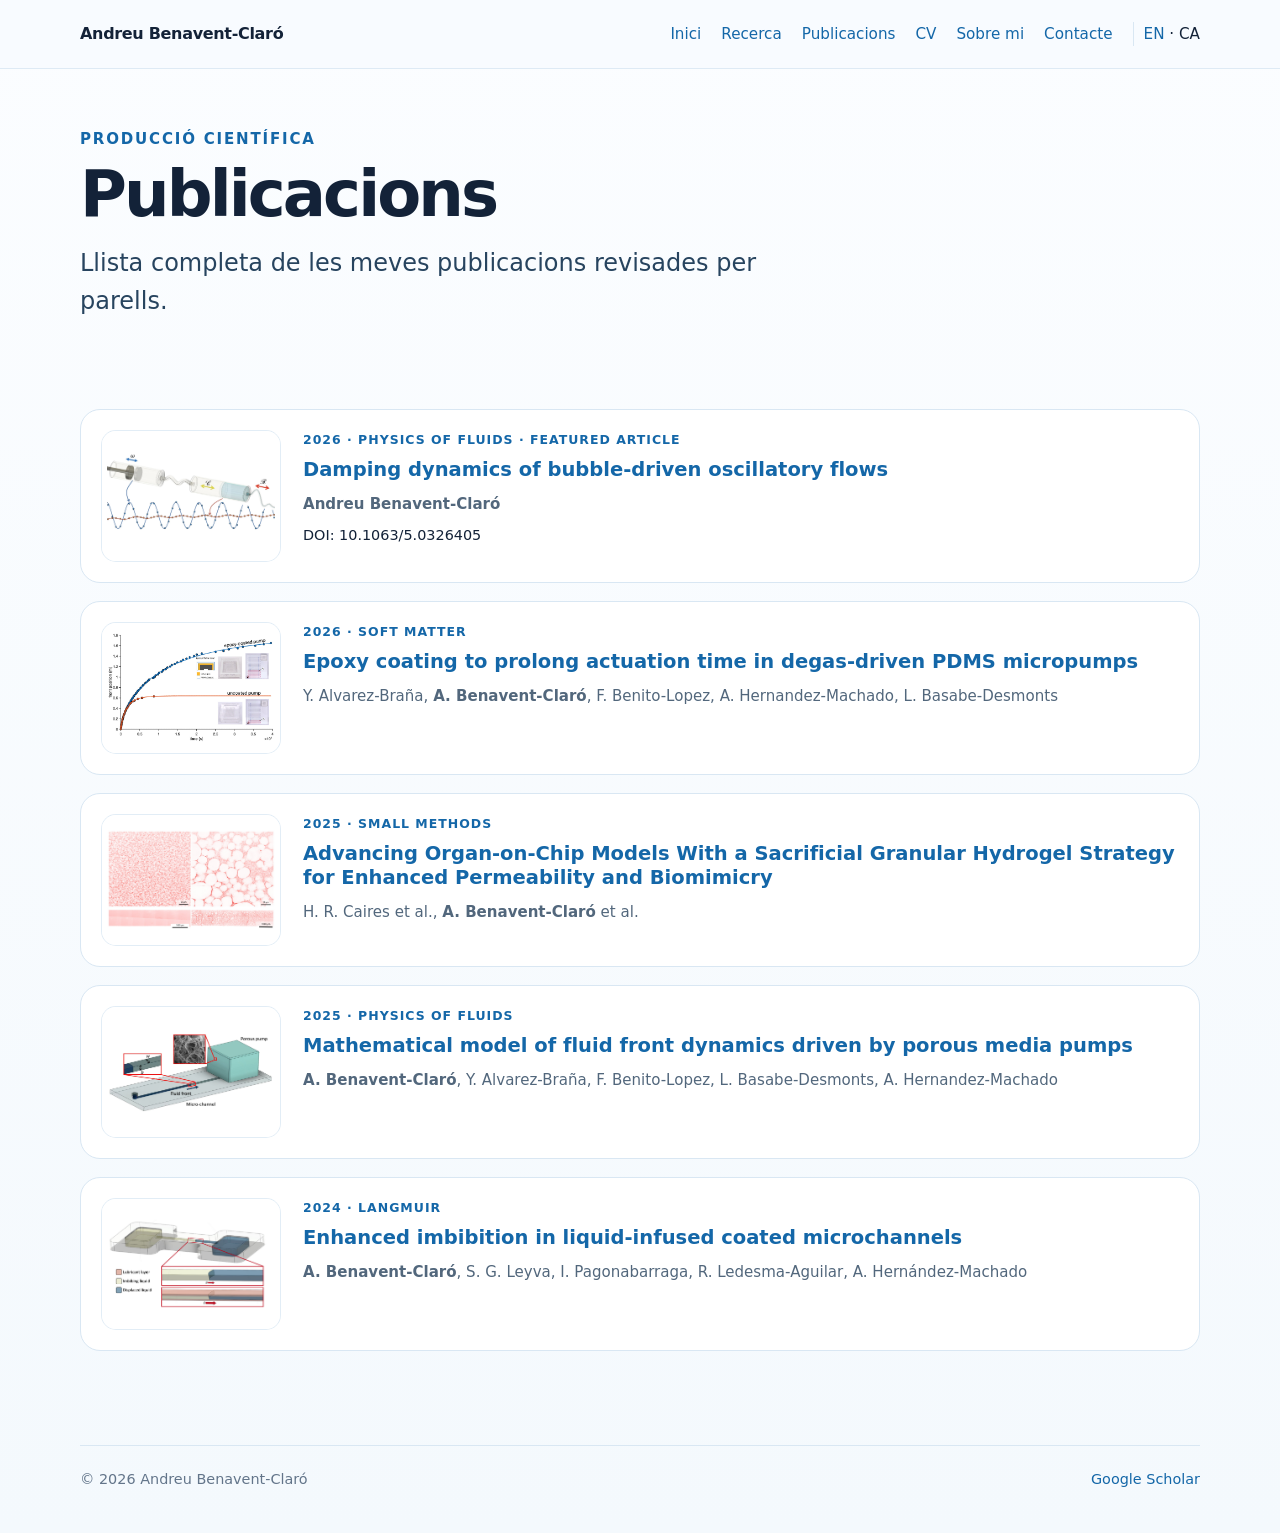
<file: ca/publications.html>
<!doctype html><html lang="ca"><head><meta charset="utf-8"><meta name="viewport" content="width=device-width,initial-scale=1"><title>Publicacions | Andreu Benavent-Claró</title><link rel="stylesheet" href="../assets/styles.css"></head><body>
<header class="site-header"><div class="container nav"><a class="brand" href="index.html">Andreu Benavent-Claró</a><nav class="nav-links"><a href="index.html">Inici</a><a href="research.html">Recerca</a><a href="publications.html">Publicacions</a><a href="cv.html">CV</a><a href="about.html">Sobre mi</a><a href="contact.html">Contacte</a><span class="lang"><a href="../publications.html">EN</a> · CA</span></nav></div></header><main><section class="page-hero"><div class="container"><div class="eyebrow">Producció científica</div><h1>Publicacions</h1><p class="subtitle">Llista completa de les meves publicacions revisades per parells.</p></div></section><section class="section-tight"><div class="container pub-list">
<article class="pub-row"><div class="thumb"><img src="../assets/publications/damping-oscillatory.jpg" alt="Schematic of bubble-driven oscillatory flow and measured damping"></div><div><div class="paper-tag">2026 · Physics of Fluids · Featured Article</div><h2 class="paper-title"><a href="https://doi.org/10.1063/5.0326405">Damping dynamics of bubble-driven oscillatory flows</a></h2><div class="authors"><strong>Andreu Benavent-Claró</strong></div><div class="doi">DOI: 10.1063/5.0326405</div></div></article>
<article class="pub-row"><div class="thumb"><img src="../assets/publications/epoxy-pump.jpg" alt="Epoxy-coated and uncoated porous media pump comparison"></div><div><div class="paper-tag">2026 · Soft Matter</div><h2 class="paper-title"><a href="https://doi.org/10.1039/D5SM00964B">Epoxy coating to prolong actuation time in degas-driven PDMS micropumps</a></h2><div class="authors">Y. Alvarez-Braña, <strong>A. Benavent-Claró</strong>, F. Benito-Lopez, A. Hernandez-Machado, L. Basabe-Desmonts</div></div></article>
<article class="pub-row"><div class="thumb"><img src="../assets/publications/small-methods-hydrogel.jpg" alt="Confocal images of sacrificial granular hydrogels"></div><div><div class="paper-tag">2025 · Small Methods</div><h2 class="paper-title"><a href="https://doi.org/10.1002/smtd.202500652">Advancing Organ-on-Chip Models With a Sacrificial Granular Hydrogel Strategy for Enhanced Permeability and Biomimicry</a></h2><div class="authors">H. R. Caires et al., <strong>A. Benavent-Claró</strong> et al.</div></div></article>
<article class="pub-row"><div class="thumb"><img src="../assets/publications/porous-media-pumps.jpg" alt="Microfluidic channel driven by a porous media pump"></div><div><div class="paper-tag">2025 · Physics of Fluids</div><h2 class="paper-title"><a href="https://doi.org/10.1063/5.0252721">Mathematical model of fluid front dynamics driven by porous media pumps</a></h2><div class="authors"><strong>A. Benavent-Claró</strong>, Y. Alvarez-Braña, F. Benito-Lopez, L. Basabe-Desmonts, A. Hernandez-Machado</div></div></article>
<article class="pub-row"><div class="thumb"><img src="../assets/publications/langmuir-imbibition.jpg" alt="Schematic of imbibition in a liquid-infused coated microchannel"></div><div><div class="paper-tag">2024 · Langmuir</div><h2 class="paper-title"><a href="https://doi.org/10.1021/acs.langmuir.4c03514">Enhanced imbibition in liquid-infused coated microchannels</a></h2><div class="authors"><strong>A. Benavent-Claró</strong>, S. G. Leyva, I. Pagonabarraga, R. Ledesma-Aguilar, A. Hernández-Machado</div></div></article>
</div></section></main><footer class="footer"><div class="container footer-inner"><span>© 2026 Andreu Benavent-Claró</span><span><a href="https://scholar.google.com/citations?hl=ca&user=sJVIBqoAAAAJ">Google Scholar</a></span></div></footer></body></html>
</file>
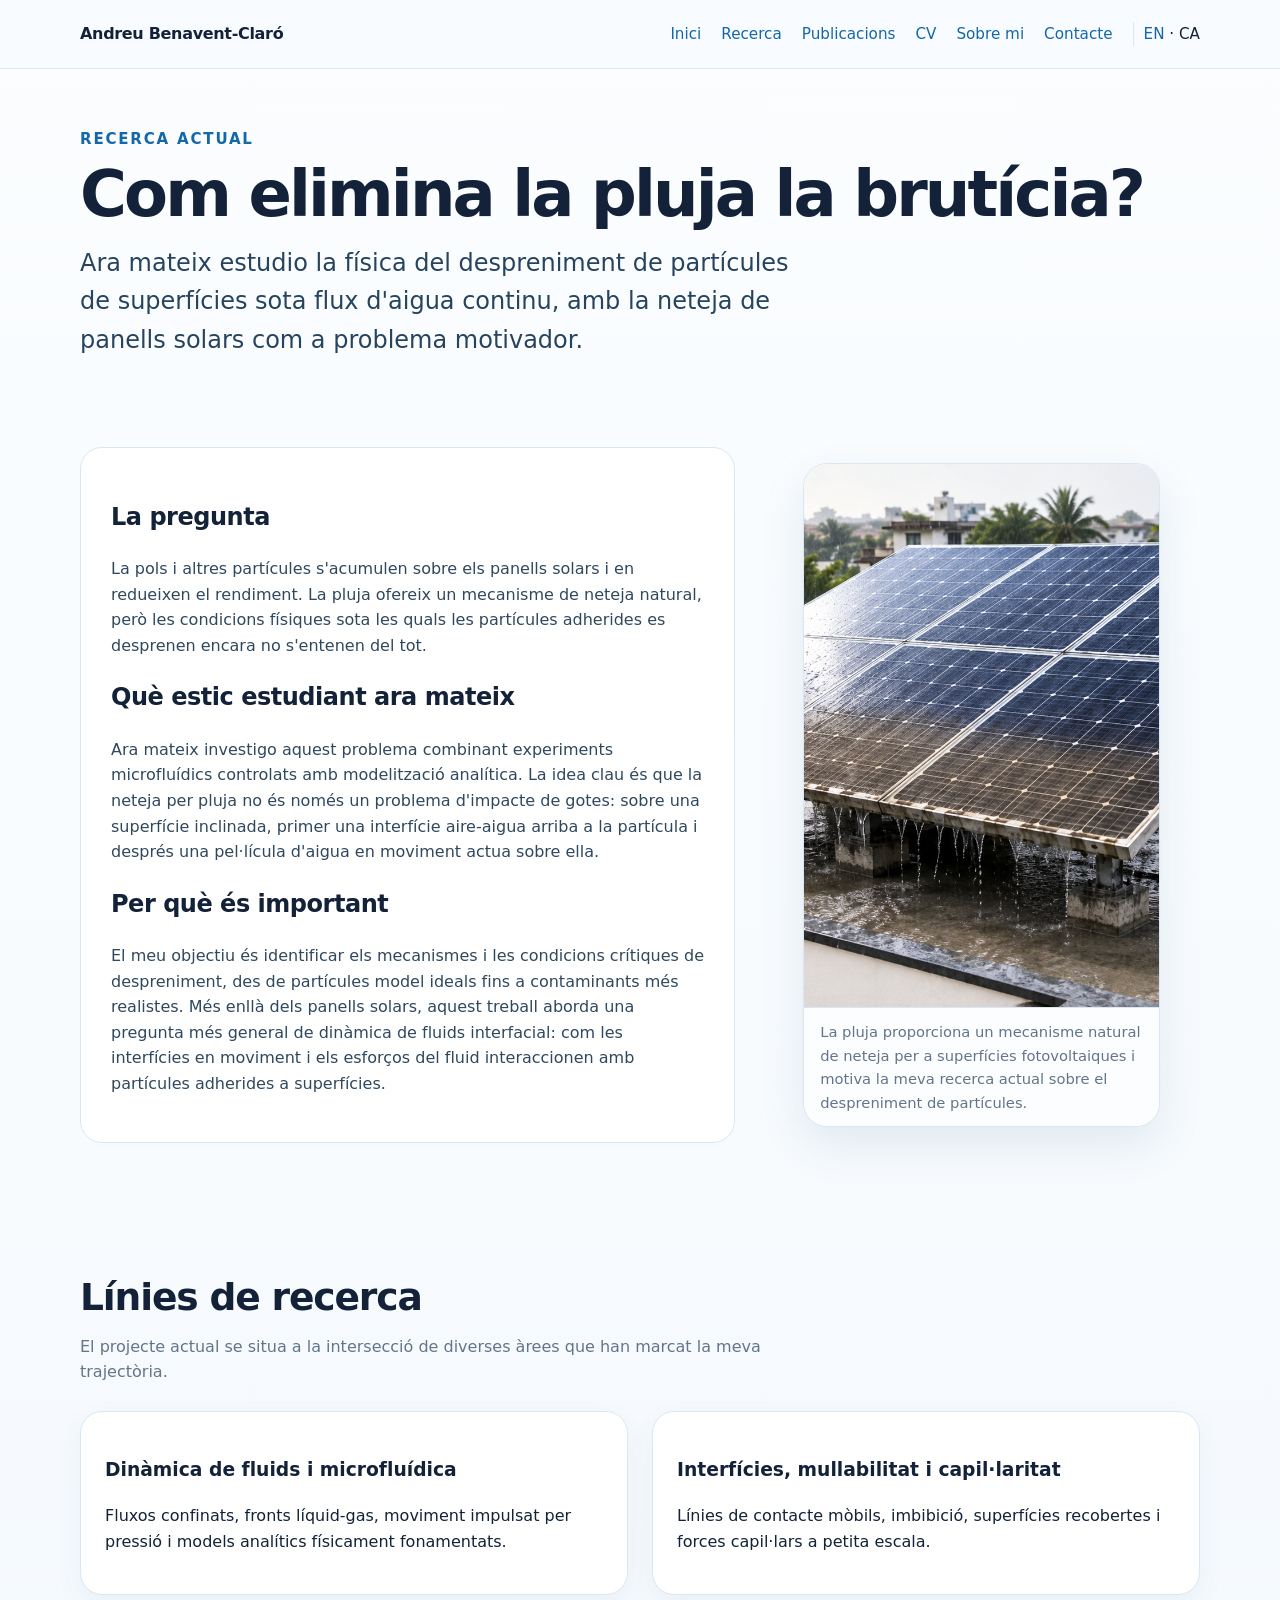
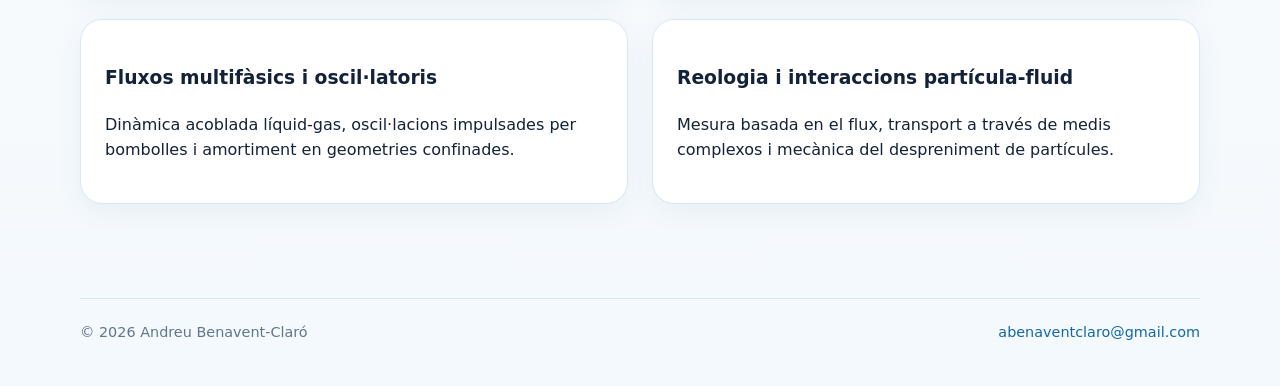
<file: ca/research.html>
<!doctype html><html lang="ca"><head><meta charset="utf-8"><meta name="viewport" content="width=device-width,initial-scale=1"><title>Recerca | Andreu Benavent-Claró</title><link rel="stylesheet" href="../assets/styles.css"></head><body>
<header class="site-header"><div class="container nav"><a class="brand" href="index.html">Andreu Benavent-Claró</a><nav class="nav-links"><a href="index.html">Inici</a><a href="research.html">Recerca</a><a href="publications.html">Publicacions</a><a href="cv.html">CV</a><a href="about.html">Sobre mi</a><a href="contact.html">Contacte</a><span class="lang"><a href="../research.html">EN</a> · CA</span></nav></div></header>
<main><section class="page-hero"><div class="container"><div class="eyebrow">Recerca actual</div><h1>Com elimina la pluja la brutícia?</h1><p class="subtitle">Ara mateix estudio la física del despreniment de partícules de superfícies sota flux d'aigua continu, amb la neteja de panells solars com a problema motivador.</p></div></section>
<section class="section-tight"><div class="container research-hero"><div class="prose"><h2>La pregunta</h2><p>La pols i altres partícules s'acumulen sobre els panells solars i en redueixen el rendiment. La pluja ofereix un mecanisme de neteja natural, però les condicions físiques sota les quals les partícules adherides es desprenen encara no s'entenen del tot.</p><h2>Què estic estudiant ara mateix</h2><p>Ara mateix investigo aquest problema combinant experiments microfluídics controlats amb modelització analítica. La idea clau és que la neteja per pluja no és només un problema d'impacte de gotes: sobre una superfície inclinada, primer una interfície aire-aigua arriba a la partícula i després una pel·lícula d'aigua en moviment actua sobre ella.</p><h2>Per què és important</h2><p>El meu objectiu és identificar els mecanismes i les condicions crítiques de despreniment, des de partícules model ideals fins a contaminants més realistes. Més enllà dels panells solars, aquest treball aborda una pregunta més general de dinàmica de fluids interfacial: com les interfícies en moviment i els esforços del fluid interaccionen amb partícules adherides a superfícies.</p></div><figure class="research-visual"><img class="research-photo" src="../assets/research/rainy-solar-panel.png" alt="Panells solars sota la pluja"><figcaption class="research-caption">La pluja proporciona un mecanisme natural de neteja per a superfícies fotovoltaiques i motiva la meva recerca actual sobre el despreniment de partícules.</figcaption></figure></div></section>
<section class="section"><div class="container"><div class="section-head"><div><h2>Línies de recerca</h2><p class="section-intro">El projecte actual se situa a la intersecció de diverses àrees que han marcat la meva trajectòria.</p></div></div><div class="feature-grid"><div class="card"><div class="card-body"><h3>Dinàmica de fluids i microfluídica</h3><p>Fluxos confinats, fronts líquid-gas, moviment impulsat per pressió i models analítics físicament fonamentats.</p></div></div><div class="card"><div class="card-body"><h3>Interfícies, mullabilitat i capil·laritat</h3><p>Línies de contacte mòbils, imbibició, superfícies recobertes i forces capil·lars a petita escala.</p></div></div><div class="card"><div class="card-body"><h3>Fluxos multifàsics i oscil·latoris</h3><p>Dinàmica acoblada líquid-gas, oscil·lacions impulsades per bombolles i amortiment en geometries confinades.</p></div></div><div class="card"><div class="card-body"><h3>Reologia i interaccions partícula-fluid</h3><p>Mesura basada en el flux, transport a través de medis complexos i mecànica del despreniment de partícules.</p></div></div></div></div></section></main>
<footer class="footer"><div class="container footer-inner"><span>© 2026 Andreu Benavent-Claró</span><span><a href="mailto:abenaventclaro@gmail.com">abenaventclaro@gmail.com</a></span></div></footer></body></html>
</file>
<file: assets/styles.css>
:root{
  --bg:#f7fbff;
  --surface:#ffffff;
  --text:#132238;
  --muted:#63758a;
  --blue:#1467a8;
  --blue2:#3d8bc9;
  --line:#d9e7f3;
  --shadow:0 18px 45px rgba(31,80,120,.10);
  --radius:22px;
}
*{box-sizing:border-box}
html{scroll-behavior:smooth}
body{margin:0;font-family:Inter,ui-sans-serif,system-ui,-apple-system,BlinkMacSystemFont,"Segoe UI",sans-serif;background:linear-gradient(180deg,#fbfdff 0%,#f4f9fd 100%);color:var(--text);line-height:1.6}
a{color:var(--blue);text-decoration:none}
a:hover{text-decoration:underline}
.container{width:min(1120px,92vw);margin:0 auto}
.site-header{position:sticky;top:0;z-index:20;background:rgba(247,251,255,.88);backdrop-filter:blur(12px);border-bottom:1px solid rgba(217,231,243,.8)}
.nav{display:flex;align-items:center;justify-content:space-between;gap:24px;min-height:68px}
.brand{font-weight:750;letter-spacing:-.02em;color:var(--text)}
.nav-links{display:flex;align-items:center;gap:20px;flex-wrap:wrap;font-size:.95rem}
.lang{padding-left:10px;border-left:1px solid var(--line)}
.hero{position:relative;overflow:hidden;padding:76px 0 54px}
.hero:before,.hero:after{content:"";position:absolute;border:1px solid rgba(20,103,168,.14);border-radius:999px;pointer-events:none}
.hero:before{width:330px;height:330px;right:-110px;top:25px}
.hero:after{width:170px;height:170px;right:170px;top:250px}
.bubble{position:absolute;border:1px solid rgba(20,103,168,.11);border-radius:50%;background:radial-gradient(circle at 35% 30%,rgba(255,255,255,.8),rgba(61,139,201,.03));pointer-events:none}
.b1{width:44px;height:44px;left:7%;top:125px}.b2{width:24px;height:24px;left:13%;top:210px}.b3{width:62px;height:62px;right:7%;bottom:16px}
.hero-grid{display:grid;grid-template-columns:1.12fr .88fr;gap:58px;align-items:center}
.eyebrow{font-size:.94rem;text-transform:uppercase;letter-spacing:.12em;color:var(--blue);font-weight:750;margin-bottom:12px}
h1{font-size:clamp(2.6rem,6vw,5.1rem);line-height:.98;letter-spacing:-.045em;margin:0 0 18px}
.subtitle{font-size:clamp(1.15rem,2.1vw,1.5rem);max-width:720px;color:#27445f;margin:0 0 24px}
.credential{margin:-8px 0 18px;color:var(--muted);font-size:.88rem;font-weight:650;letter-spacing:.01em}
.meta{display:flex;flex-direction:column;gap:8px;color:var(--muted);font-size:.98rem}
.quick-links{display:flex;flex-wrap:wrap;gap:10px;margin-top:24px}.pill{display:inline-flex;align-items:center;gap:7px;padding:9px 13px;border:1px solid var(--line);border-radius:999px;background:rgba(255,255,255,.75);font-size:.92rem}
.portrait-wrap{position:relative;max-width:475px;width:100%;justify-self:end}.portrait{width:100%;aspect-ratio:1.28/1;border-radius:32px;object-fit:cover;object-position:50% 45%;box-shadow:var(--shadow);border:1px solid rgba(255,255,255,.9)}
.portrait-wrap:after{content:"";position:absolute;inset:14px -14px -14px 14px;border:1px solid rgba(20,103,168,.16);border-radius:32px;z-index:-1}
.home-about{padding:0 0 30px}.about-brief{display:grid;grid-template-columns:120px 1fr auto;gap:24px;align-items:center;padding:22px 0;border-top:1px solid var(--line);border-bottom:1px solid var(--line)}.about-brief .eyebrow{margin:0}.about-brief p{margin:0;color:#30485e;max-width:760px}.about-brief a{white-space:nowrap;font-weight:650}
.section{padding:62px 0}.section-tight{padding:36px 0 62px}
.section-head{display:flex;align-items:end;justify-content:space-between;gap:20px;margin-bottom:26px}.section h2{font-size:clamp(1.65rem,3vw,2.35rem);letter-spacing:-.03em;margin:0}.section-intro{color:var(--muted);max-width:700px;margin:6px 0 0}
.feature-grid{display:grid;grid-template-columns:1fr 1fr;gap:24px}.card{background:var(--surface);border:1px solid var(--line);border-radius:var(--radius);box-shadow:0 10px 28px rgba(31,80,120,.06);overflow:hidden}.card-body{padding:24px}.paper-visual{height:230px;position:relative;overflow:hidden;background:#fff}.paper-image{width:100%;height:100%;display:block;object-fit:contain;padding:8px;background:#fff}
.wave{position:absolute;left:-7%;right:-7%;height:86px;border-radius:50%;border:2px solid rgba(20,103,168,.22);transform:rotate(-5deg)}.wave.w1{top:66px}.wave.w2{top:102px;border-color:rgba(61,139,201,.17)}
.dot{position:absolute;border-radius:50%;background:rgba(20,103,168,.10);border:1px solid rgba(20,103,168,.18)}
.paper-tag{font-size:.78rem;font-weight:750;color:var(--blue);text-transform:uppercase;letter-spacing:.08em}.paper-title{font-size:1.22rem;line-height:1.25;margin:8px 0 10px}.paper-meta{color:var(--muted);font-size:.92rem}.paper-desc{margin:14px 0 0;color:#344b62}
.recent-list{display:grid;gap:12px}.recent-item{display:grid;grid-template-columns:100px 1fr auto;gap:18px;align-items:center;padding:18px 20px;background:var(--surface);border:1px solid var(--line);border-radius:18px}.year{font-weight:800;color:var(--blue);font-size:1.08rem}.journal{color:var(--muted);font-size:.92rem}.arrow{font-size:1.4rem;color:var(--blue)}
.page-hero{padding:58px 0 28px}.page-hero h1{font-size:clamp(2.2rem,5vw,4rem)}
.content-grid{display:grid;grid-template-columns:.75fr 1.25fr;gap:34px}.side-card{background:var(--surface);border:1px solid var(--line);border-radius:20px;padding:22px;height:max-content;position:sticky;top:92px}.side-card h3{margin-top:0}.side-card ul{padding-left:18px;color:var(--muted)}
.prose{background:var(--surface);border:1px solid var(--line);border-radius:22px;padding:30px}.prose h2,.prose h3{letter-spacing:-.02em}.prose p{color:#30485e}
.research-hero{display:grid;grid-template-columns:1.2fr .8fr;gap:28px}.research-visual{background:var(--surface);border:1px solid var(--line);border-radius:24px;overflow:hidden;box-shadow:var(--shadow);display:flex;flex-direction:column}.research-photo{width:100%;height:100%;min-height:330px;object-fit:cover;display:block}.research-caption{padding:12px 16px;color:var(--muted);font-size:.92rem;border-top:1px solid var(--line);background:#fbfdff}
.pub-list{display:grid;gap:18px}.pub-row{display:grid;grid-template-columns:180px 1fr;gap:22px;padding:20px;background:var(--surface);border:1px solid var(--line);border-radius:20px}.thumb{min-height:130px;border-radius:15px;background:#fff;position:relative;overflow:hidden;border:1px solid rgba(217,231,243,.75);display:flex;align-items:center;justify-content:center}.thumb img{width:100%;height:100%;min-height:130px;display:block;object-fit:contain;padding:5px;background:#fff}.authors{color:#52677c;font-size:.94rem}.doi{font-size:.9rem;margin-top:8px}
.timeline{display:grid;gap:16px}.timeline-item{display:grid;grid-template-columns:145px 1fr;gap:18px}.date{font-weight:750;color:var(--blue)}.timeline-item h3{margin:0 0 4px}.timeline-item p{margin:0;color:#4b6074}
.cv-summary{display:grid;grid-template-columns:repeat(3,1fr);gap:14px;margin-bottom:26px}.stat{padding:18px;border:1px solid var(--line);border-radius:18px;background:var(--surface)}.stat strong{display:block;font-size:1.4rem;color:var(--blue)}.stat span{color:var(--muted);font-size:.9rem}
.contact-card{max-width:700px;background:var(--surface);border:1px solid var(--line);border-radius:24px;padding:30px}.contact-line{padding:12px 0;border-bottom:1px solid var(--line)}.contact-line:last-child{border-bottom:0}
.footer{padding:32px 0 42px;color:var(--muted);font-size:.9rem}.footer-inner{display:flex;justify-content:space-between;gap:20px;flex-wrap:wrap;border-top:1px solid var(--line);padding-top:22px}
@media(max-width:850px){.hero-grid,.research-hero,.content-grid{grid-template-columns:1fr}.hero{padding-top:44px}.portrait-wrap{max-width:560px;justify-self:start}.about-brief{grid-template-columns:1fr;gap:8px}.feature-grid{grid-template-columns:1fr}.recent-item{grid-template-columns:72px 1fr}.recent-item .arrow{display:none}.pub-row{grid-template-columns:1fr}.side-card{position:static}.cv-summary{grid-template-columns:1fr}.nav{align-items:flex-start;padding:14px 0}.nav-links{gap:12px}}
@media(max-width:560px){.nav{display:block}.brand{display:block;margin-bottom:10px}.lang{padding-left:0;border-left:0}.section{padding:44px 0}.card-body,.prose{padding:22px}.timeline-item{grid-template-columns:1fr;gap:2px}.page-hero{padding-top:40px}}
</file>
